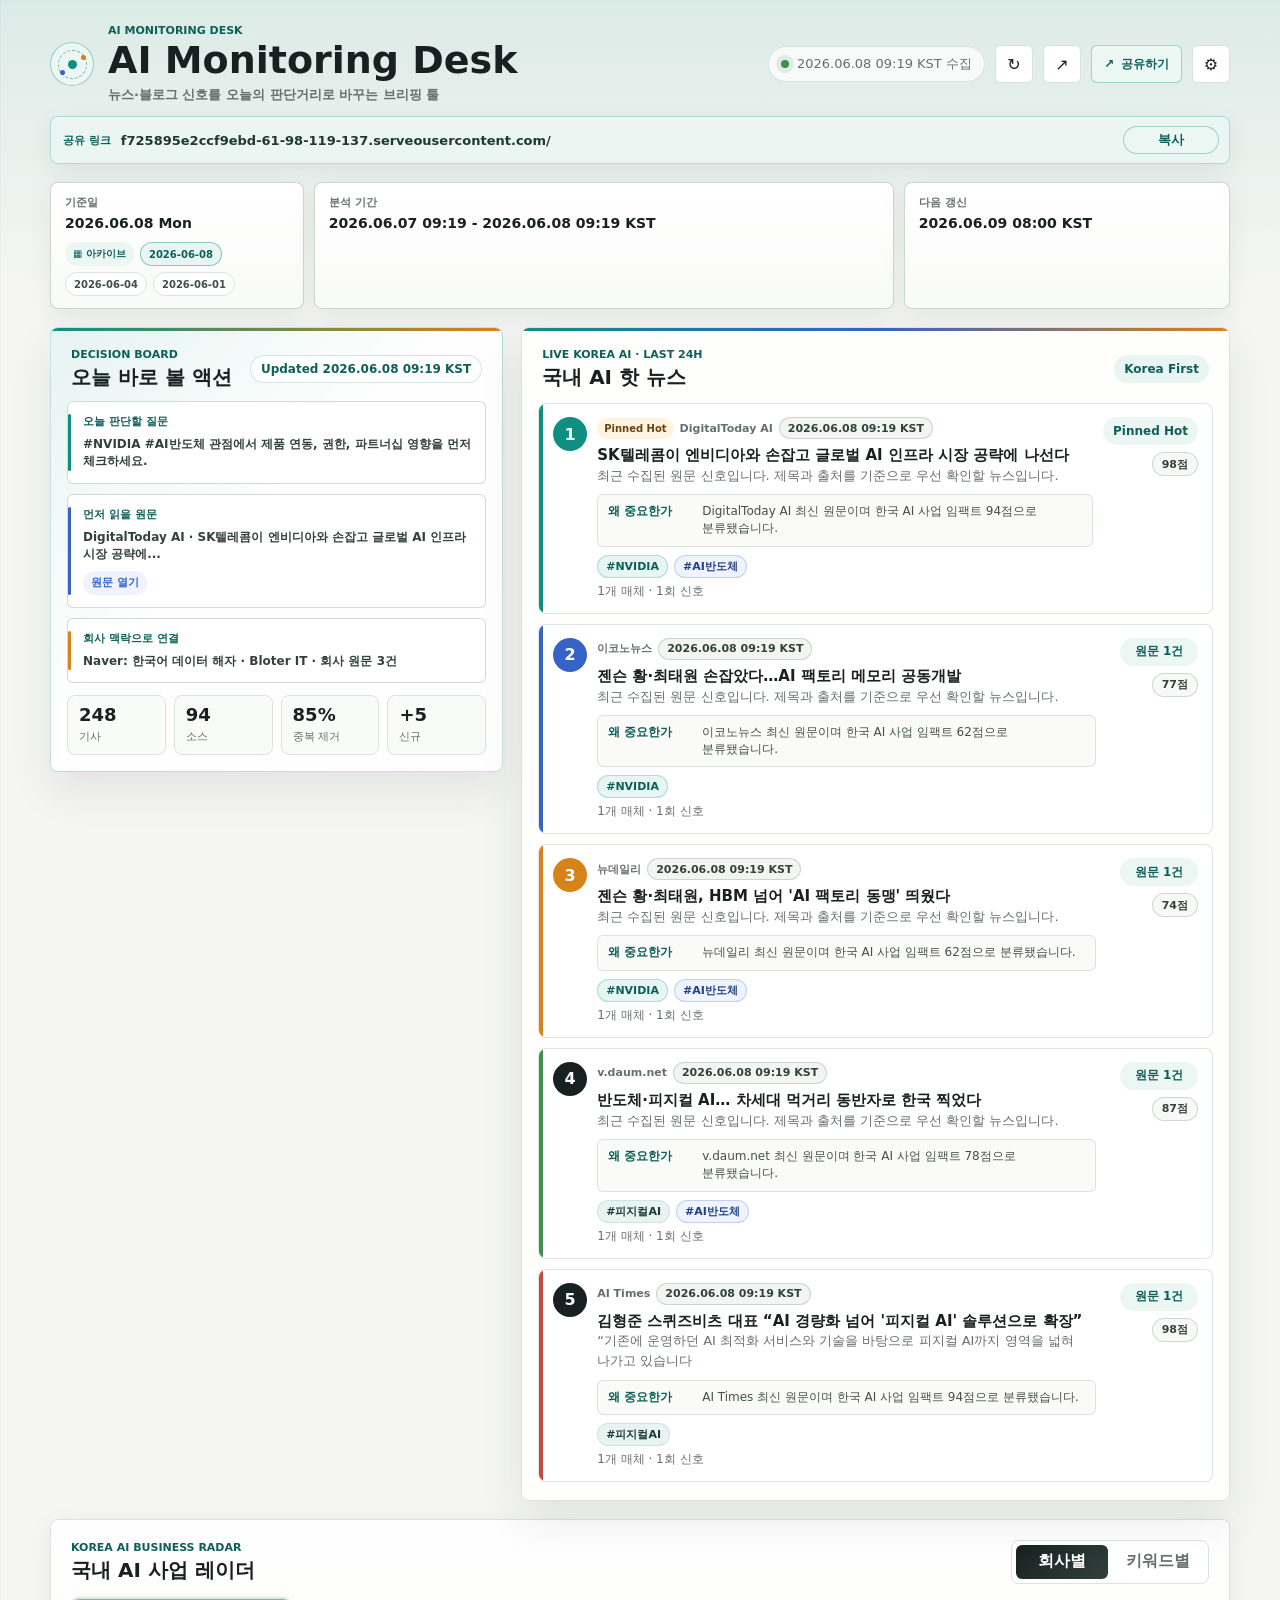
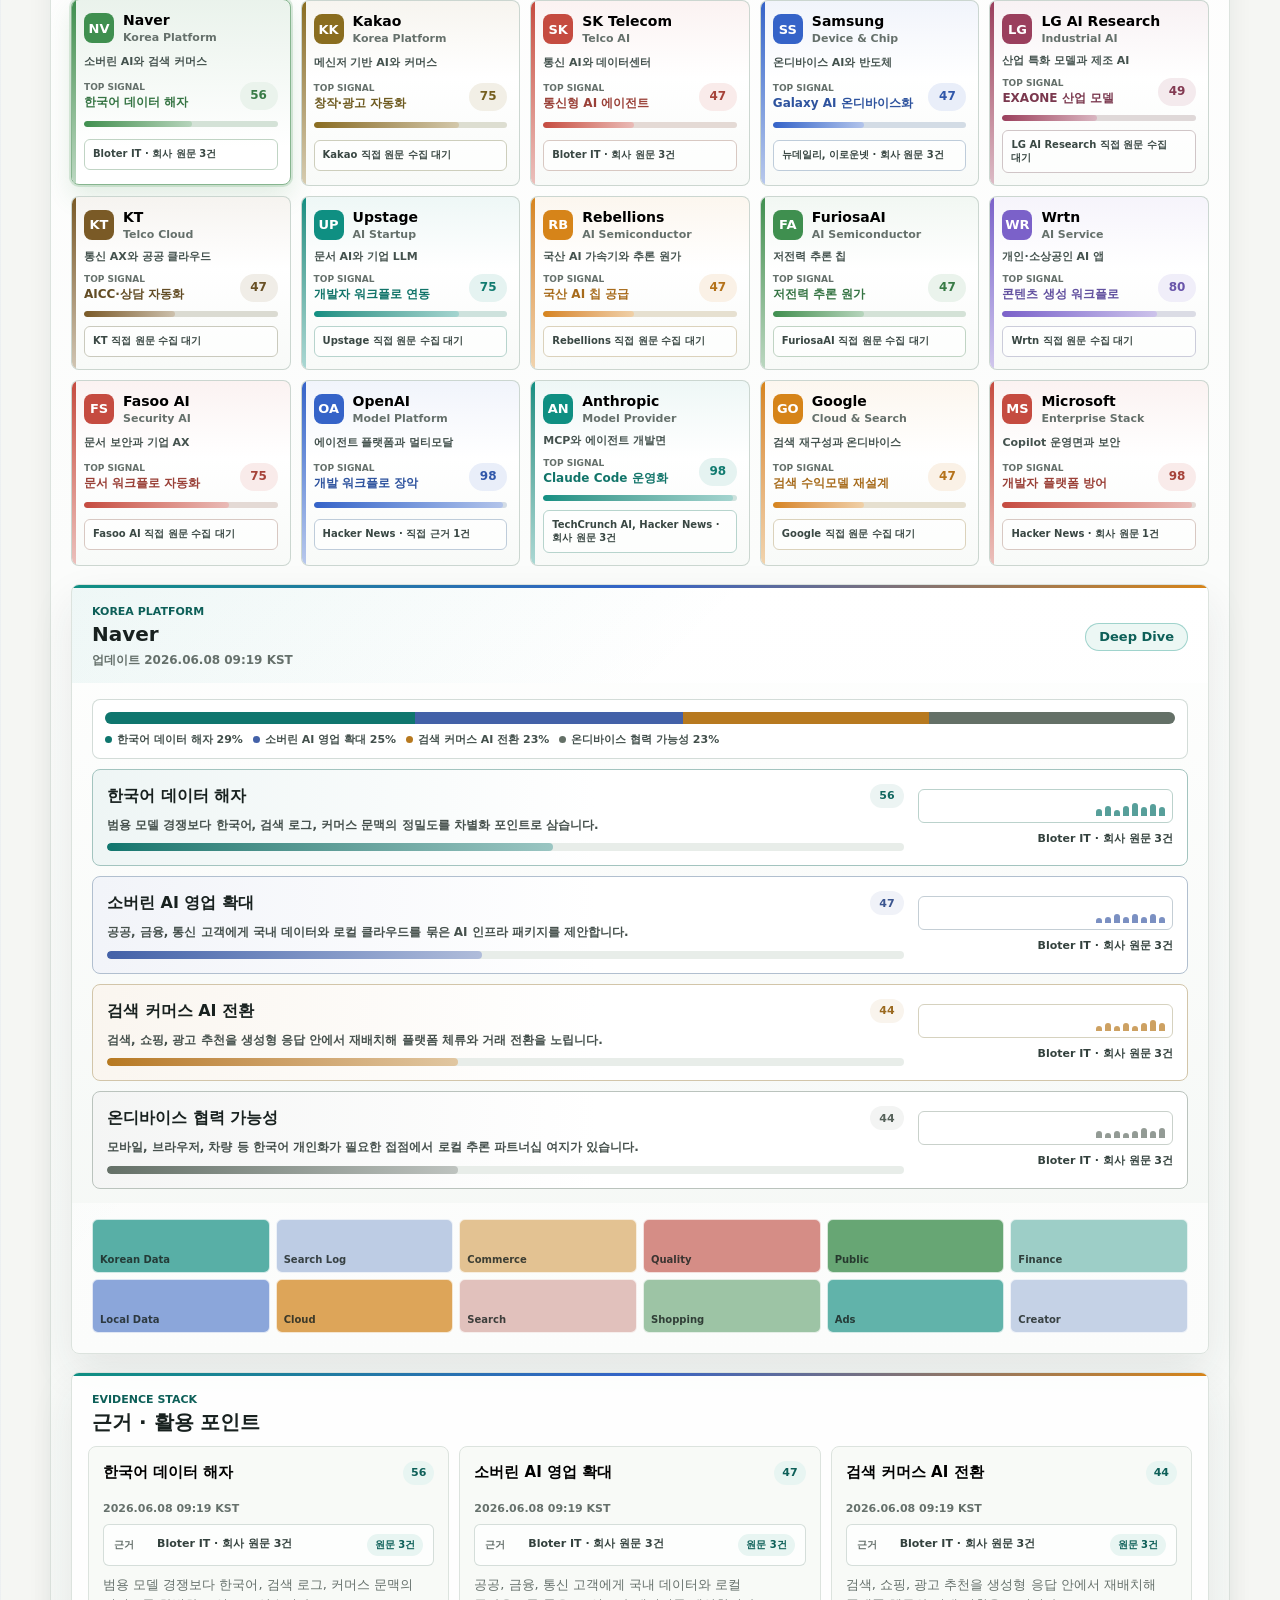
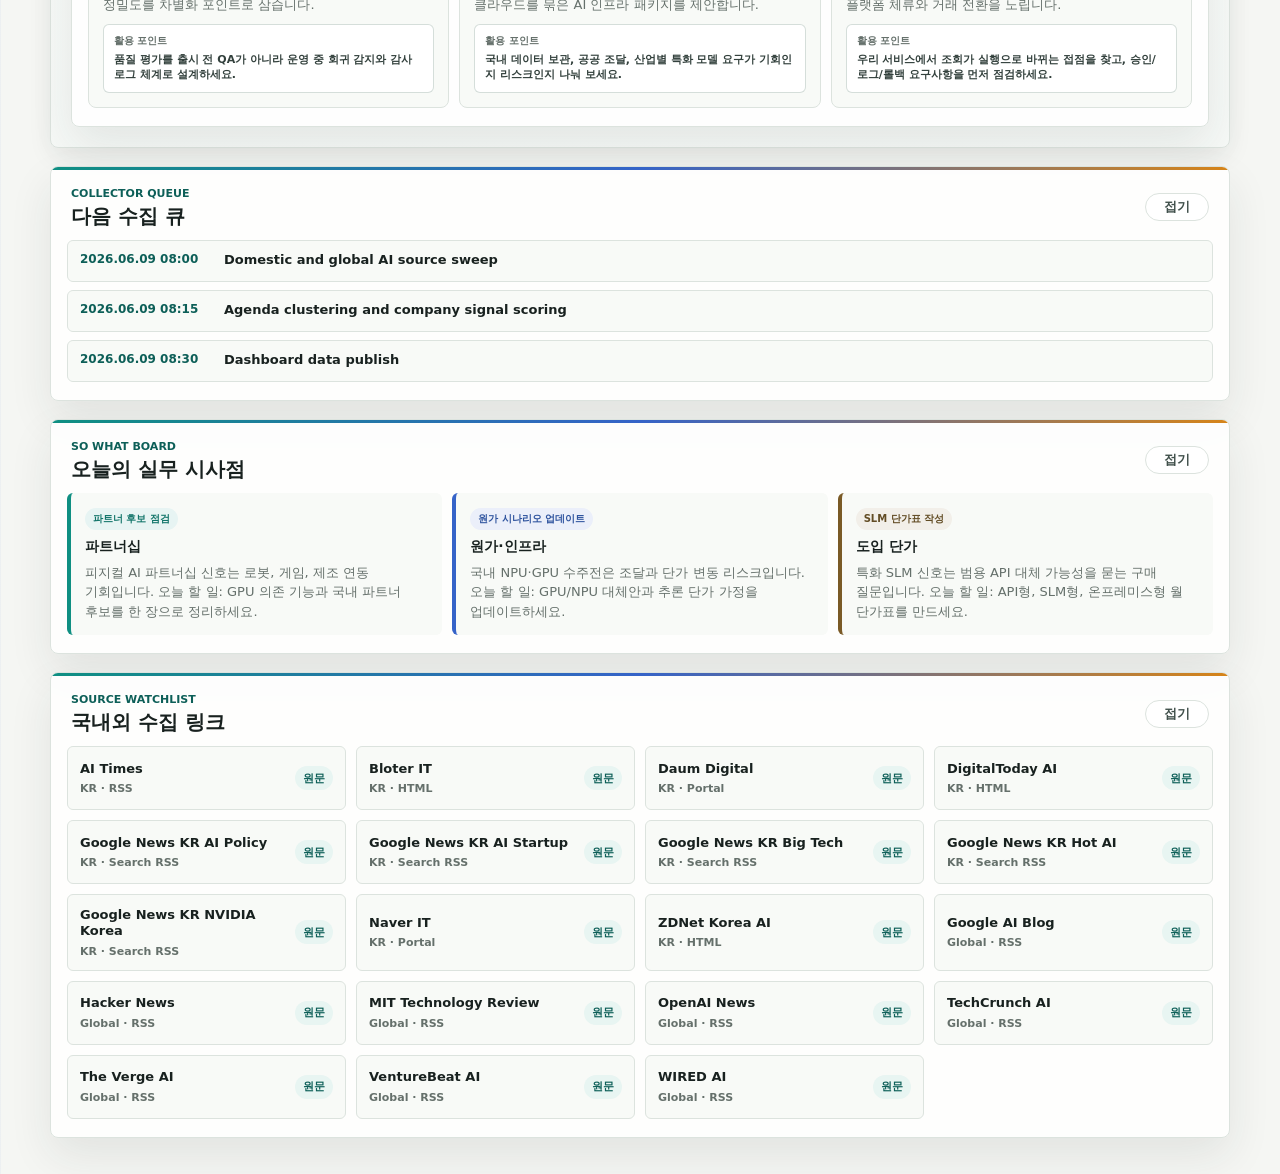
<file: ai-monitoring-desk-public-site/index.html>
<!doctype html>
<html lang="ko">
  <head>
    <meta charset="UTF-8" />
    <meta name="viewport" content="width=device-width, initial-scale=1.0" />
    <title>AI Monitoring Desk</title>
    <link rel="stylesheet" href="styles.css?v=202606041842" />
    <script src="agenda-data.js?v=202606041842"></script>
    <script>
      window.AI_MONITORING_DESK_PUBLIC_URL = "https://f725895e2ccf9ebd-61-98-119-137.serveousercontent.com/";
    </script>
    <script src="app.js?v=202606041842" defer></script>
  </head>
  <body>
    <div class="app-shell">
      <header class="topbar">
        <div class="brand-block">
          <span class="brand-mark" aria-hidden="true"></span>
          <div>
            <p class="eyebrow">AI Monitoring Desk</p>
            <h1>AI Monitoring Desk</h1>
            <p class="brand-subtitle">뉴스·블로그 신호를 오늘의 판단거리로 바꾸는 브리핑 툴</p>
          </div>
        </div>

        <div class="topbar-actions">
          <div class="sync-status" aria-live="polite">
            <span class="pulse-dot"></span>
            <span id="syncTime">2026.05.26 09:20 KST 수집</span>
          </div>
          <button class="icon-button" id="refreshButton" type="button" title="피드 새로고침" aria-label="피드 새로고침">
            <span aria-hidden="true">↻</span>
          </button>
          <button class="icon-button" id="shareButton" type="button" title="공유 링크 복사" aria-label="공유 링크 복사">
            <span aria-hidden="true">↗</span>
          </button>
          <button class="share-action-button" id="shareTextButton" type="button">
            <span aria-hidden="true">↗</span>
            <b>공유하기</b>
          </button>
          <button class="icon-button" type="button" title="수집 설정" aria-label="수집 설정">
            <span aria-hidden="true">⚙</span>
          </button>
        </div>
      </header>

      <div class="share-strip" id="shareStrip" hidden aria-label="외부 공유 링크">
        <span class="share-strip-label">공유 링크</span>
        <a id="publicShareLink" href="#" target="_blank" rel="noopener noreferrer"></a>
        <button class="small-action" id="copyPublicShareButton" type="button">복사</button>
      </div>

      <main>
        <section class="date-strip" id="dateStrip" aria-label="수집 기준일">
          <div>
            <span class="date-label">기준일</span>
            <b>2026.05.26 Tue</b>
          </div>
          <div>
            <span class="date-label">분석 기간</span>
            <b>2026.05.25 09:20 - 2026.05.26 09:20 KST</b>
          </div>
          <div>
            <span class="date-label">다음 갱신</span>
            <b>2026.05.26 10:00 KST</b>
          </div>
        </section>

        <section class="overview-grid" aria-label="오늘 액션과 주요 아젠다">
          <aside class="panel signal-panel" aria-label="수집 신호">
            <div class="panel-heading compact">
              <div>
                <p class="eyebrow">Decision Board</p>
                <h2>오늘 바로 볼 액션</h2>
              </div>
              <span class="freshness-chip" id="freshnessChip">Updated just now</span>
            </div>
            <div class="action-board" id="actionBoard" aria-label="뉴스 기반 액션"></div>
            <div class="metric-grid" id="metricGrid">
              <div class="metric-card">
                <span class="metric-value">386</span>
                <span class="metric-label">분석 기사</span>
              </div>
              <div class="metric-card">
                <span class="metric-value">42</span>
                <span class="metric-label">테크 블로그</span>
              </div>
              <div class="metric-card">
                <span class="metric-value">91%</span>
                <span class="metric-label">중복 제거율</span>
              </div>
              <div class="metric-card">
                <span class="metric-value">+18</span>
                <span class="metric-label">신규 의제</span>
              </div>
            </div>
            <div class="source-stack" id="sourceStack" aria-label="상위 소스">
              <div class="source-row">
                <span>The Verge</span>
                <b style="--w: 84%"></b>
              </div>
              <div class="source-row">
                <span>OpenAI Blog</span>
                <b style="--w: 73%"></b>
              </div>
              <div class="source-row">
                <span>Hacker News</span>
                <b style="--w: 66%"></b>
              </div>
            </div>
          </aside>

          <article class="panel hot-agenda-panel">
            <div class="panel-heading">
              <div>
                <p class="eyebrow">Live Korea AI · Last 24h</p>
                <h2>국내 AI 핫 뉴스</h2>
              </div>
              <span class="panel-chip">Korea First</span>
            </div>
            <ol class="hot-list" id="hotList"></ol>
          </article>
        </section>

        <section class="workspace-section">
          <div class="workspace-header">
            <div>
              <p class="eyebrow">Korea AI Business Radar</p>
              <h2>국내 AI 사업 레이더</h2>
            </div>
            <div class="segmented-control" role="tablist" aria-label="레이더 보기 전환">
              <button class="segment active" id="companyTab" type="button" role="tab" aria-selected="true" data-view="company">
                회사별
              </button>
              <button class="segment" id="keywordTab" type="button" role="tab" aria-selected="false" data-view="keyword">
                키워드별
              </button>
            </div>
          </div>

          <div class="view active" id="companyView" role="tabpanel" aria-labelledby="companyTab">
            <div class="company-strip" id="companyCards" aria-label="회사 선택"></div>

            <div class="radar-layout">
              <article class="panel radar-panel">
                <div class="panel-heading">
                  <div>
                    <p class="eyebrow" id="companySector">Model Provider</p>
                    <h2 id="companyName">Anthropic</h2>
                    <p class="panel-date" id="companyUpdated">업데이트 2026.05.26 09:10</p>
                  </div>
                  <button class="small-action" id="companyBriefButton" type="button">Deep Dive</button>
                </div>
                <div class="signal-stack" id="wordCloud" aria-label="회사별 추진 키워드 스택"></div>
                <div class="heatmap" id="companyHeatmap" aria-label="회사별 아젠다 히트맵"></div>
              </article>

              <aside class="panel detail-panel">
                <div class="panel-heading compact">
                  <div>
                    <p class="eyebrow">Evidence Stack</p>
                    <h2>근거 · 활용 포인트</h2>
                  </div>
                </div>
                <div class="stack-list" id="agendaStack"></div>
              </aside>
            </div>
          </div>

          <div class="view" id="keywordView" role="tabpanel" aria-labelledby="keywordTab">
            <div class="keyword-layout">
              <article class="panel keyword-map-panel">
                <div class="panel-heading">
                  <div>
                    <p class="eyebrow">Accumulated Attention</p>
                    <h2>키워드 맥락 맵</h2>
                  </div>
              <span class="panel-actions">
                <button class="small-action collapse-toggle" type="button" data-collapse-panel="keyword-map-panel">접기</button>
                <button class="small-action" id="keywordBriefButton" type="button">Deep Dive</button>
              </span>
            </div>
            <div class="keyword-map" id="keywordMap" aria-label="키워드별 시장 관심도"></div>
          </article>

              <aside class="panel timeline-panel">
                <div class="panel-heading compact">
                  <div>
                    <p class="eyebrow" id="timelineEyebrow">Agent</p>
                    <h2>관련 원문 타임라인</h2>
                    <p class="panel-date" id="timelineWindow">2026.05.26 기준 최신순</p>
                  </div>
                </div>
                <div class="timeline" id="timeline"></div>
              </aside>
            </div>
          </div>
        </section>

        <section class="lower-grid" aria-label="운영 현황">
          <article class="panel stream-panel collapsible-panel">
            <div class="panel-heading compact">
              <div>
                <p class="eyebrow">Collector Queue</p>
                <h2>다음 수집 큐</h2>
              </div>
              <button class="small-action collapse-toggle" type="button" data-collapse-panel="stream-panel">접기</button>
            </div>
            <div class="queue-list" id="queueList">
              <div><span>2026.05.26 10:00</span><b>AI infra earnings call transcript sweep</b></div>
              <div><span>2026.05.26 10:15</span><b>GitHub trending repos delta scan</b></div>
              <div><span>2026.05.26 10:30</span><b>Korean portal tech desk refresh</b></div>
            </div>
          </article>

          <article class="panel impact-panel collapsible-panel">
            <div class="panel-heading compact">
              <div>
                <p class="eyebrow">So What Board</p>
                <h2>오늘의 실무 시사점</h2>
              </div>
              <button class="small-action collapse-toggle" type="button" data-collapse-panel="impact-panel">접기</button>
            </div>
            <div class="impact-copy" id="impactCopy"></div>
          </article>

          <article class="panel source-link-panel collapsible-panel">
            <div class="panel-heading compact">
              <div>
                <p class="eyebrow">Source Watchlist</p>
                <h2>국내외 수집 링크</h2>
              </div>
              <button class="small-action collapse-toggle" type="button" data-collapse-panel="source-link-panel">접기</button>
            </div>
            <div class="source-links" id="sourceLinks"></div>
          </article>
        </section>
      </main>
    </div>

    <div class="modal-backdrop" id="modalBackdrop" hidden>
      <section class="brief-modal" role="dialog" aria-modal="true" aria-labelledby="modalTitle">
        <button class="icon-button modal-close" id="closeModal" type="button" title="닫기" aria-label="브리핑 닫기">
          <span aria-hidden="true">×</span>
        </button>
        <p class="eyebrow" id="modalEyebrow">Deep Dive</p>
        <h2 id="modalTitle"></h2>
        <p class="modal-date" id="modalDate">2026.05.26 09:20 KST</p>
        <div class="brief-lines" id="briefLines"></div>
        <div class="modal-hotness" id="modalHotness" hidden></div>
        <div class="modal-source-links" id="modalSourceLinks" hidden></div>
        <div class="brief-footer">
          <div>
            <span class="footer-label">관련 신호</span>
            <p id="modalSignals"></p>
          </div>
          <div class="modal-actions">
            <button class="small-action" id="shareBriefButton" type="button">공유하기</button>
            <button class="small-action" id="saveBriefButton" type="button">브리핑 저장</button>
          </div>
        </div>
      </section>
    </div>
  </body>
</html>
</file>
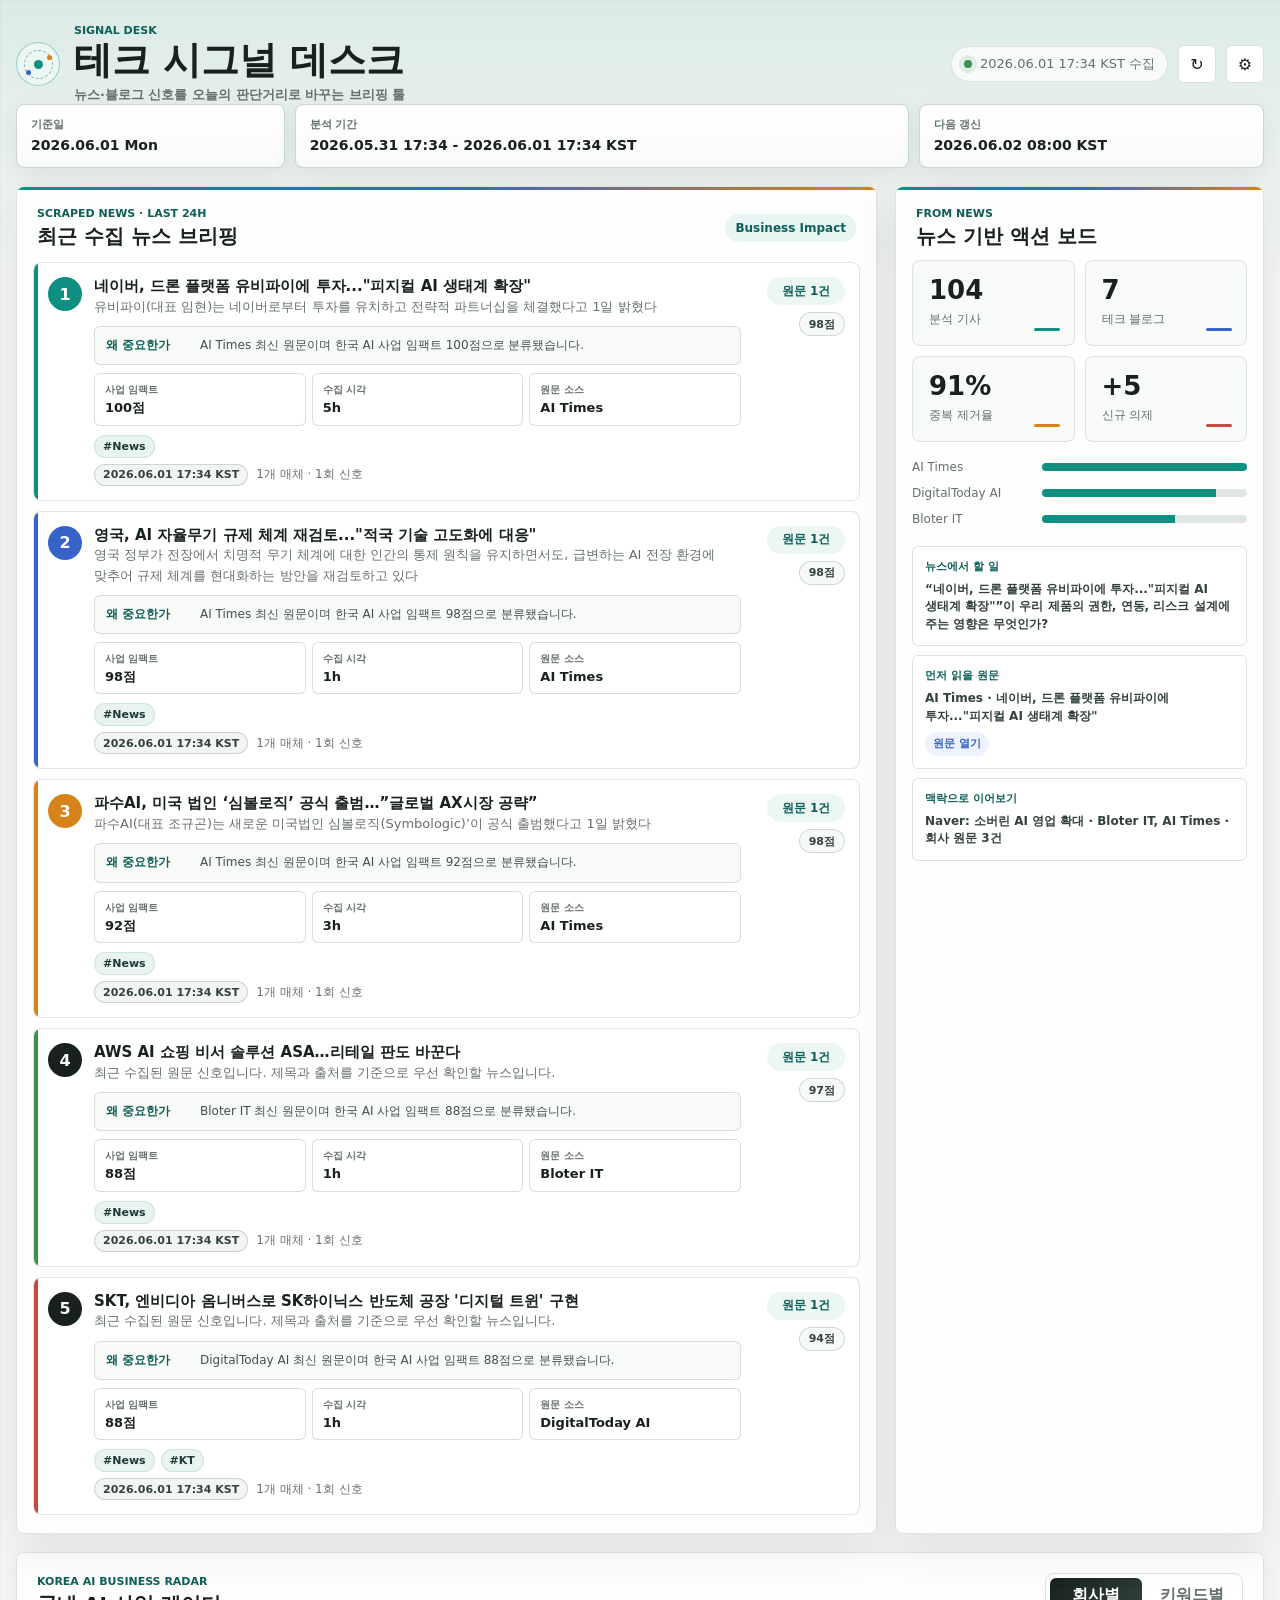
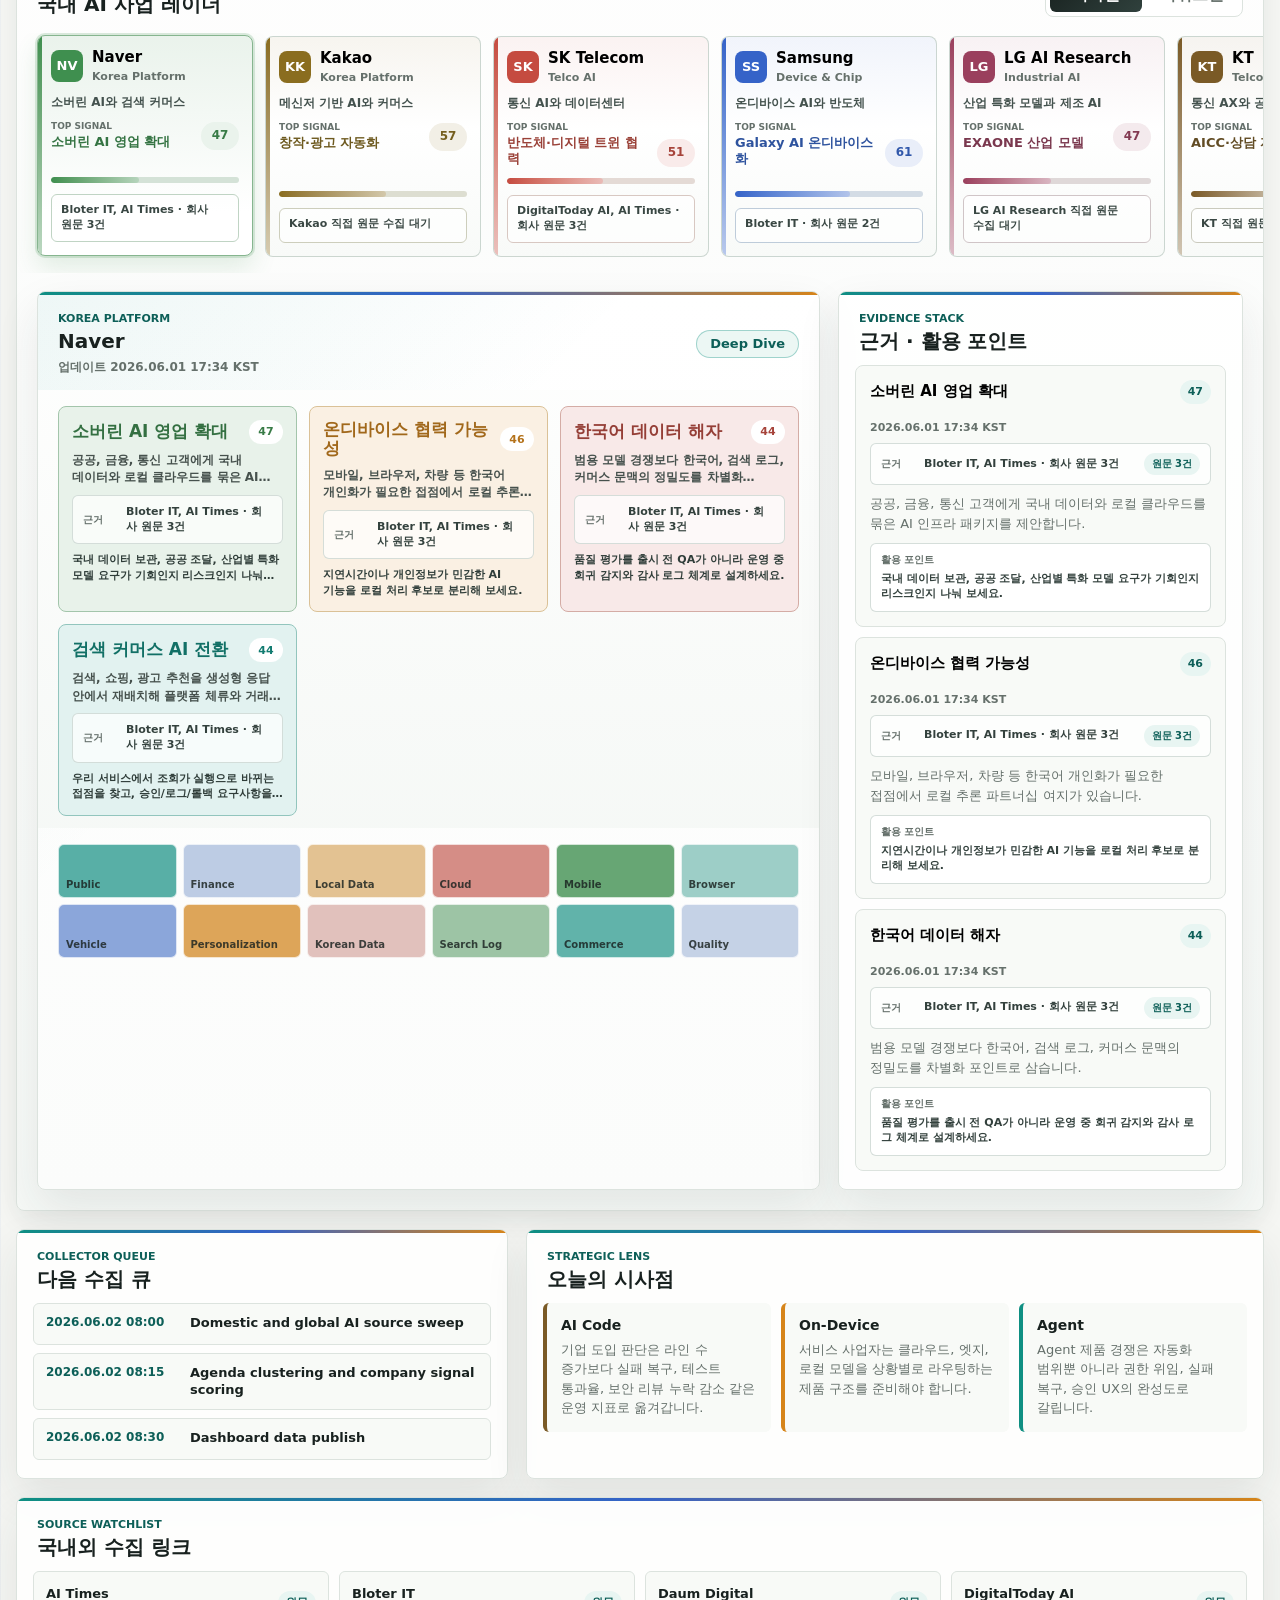
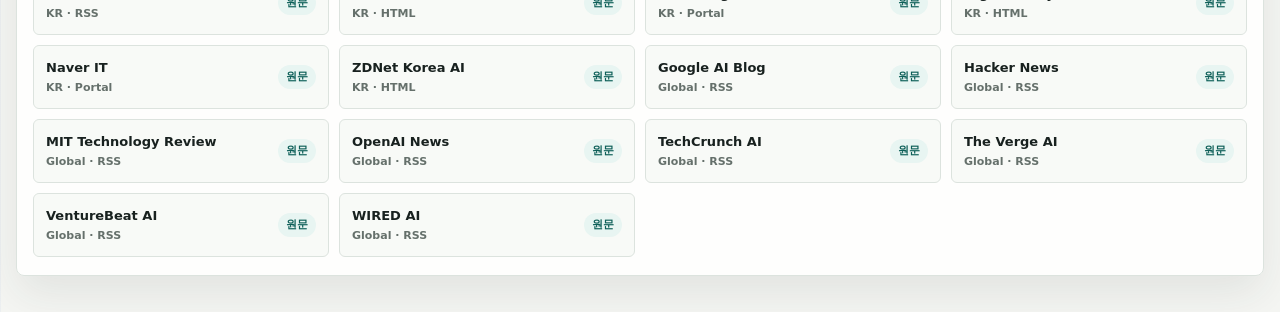
<file: signal-desk-review/index.html>
<!doctype html>
<html lang="ko">
  <head>
    <meta charset="UTF-8" />
    <meta name="viewport" content="width=device-width, initial-scale=1.0" />
    <title>테크 시그널 데스크 | Signal Desk</title>
    <link rel="stylesheet" href="styles.css" />
    <script src="agenda-data.js"></script>
    <script src="app.js" defer></script>
  </head>
  <body>
    <div class="app-shell">
      <header class="topbar">
        <div class="brand-block">
          <span class="brand-mark" aria-hidden="true"></span>
          <div>
            <p class="eyebrow">Signal Desk</p>
            <h1>테크 시그널 데스크</h1>
            <p class="brand-subtitle">뉴스·블로그 신호를 오늘의 판단거리로 바꾸는 브리핑 툴</p>
          </div>
        </div>

        <div class="topbar-actions">
          <div class="sync-status" aria-live="polite">
            <span class="pulse-dot"></span>
            <span id="syncTime">2026.05.26 09:20 KST 수집</span>
          </div>
          <button class="icon-button" id="refreshButton" type="button" title="피드 새로고침" aria-label="피드 새로고침">
            <span aria-hidden="true">↻</span>
          </button>
          <button class="icon-button" type="button" title="수집 설정" aria-label="수집 설정">
            <span aria-hidden="true">⚙</span>
          </button>
        </div>
      </header>

      <main>
        <section class="date-strip" id="dateStrip" aria-label="수집 기준일">
          <div>
            <span class="date-label">기준일</span>
            <b>2026.05.26 Tue</b>
          </div>
          <div>
            <span class="date-label">분석 기간</span>
            <b>2026.05.25 09:20 - 2026.05.26 09:20 KST</b>
          </div>
          <div>
            <span class="date-label">다음 갱신</span>
            <b>2026.05.26 10:00 KST</b>
          </div>
        </section>

        <section class="overview-grid" aria-label="최근 수집 뉴스 브리핑">
          <article class="panel hot-agenda-panel">
            <div class="panel-heading">
              <div>
                <p class="eyebrow">Scraped News · Last 24h</p>
                <h2>최근 수집 뉴스 브리핑</h2>
              </div>
              <span class="panel-chip">Business Impact</span>
            </div>
            <ol class="hot-list" id="hotList"></ol>
          </article>

          <aside class="panel signal-panel" aria-label="수집 신호">
            <div class="panel-heading compact">
              <div>
                <p class="eyebrow">From News</p>
                <h2>뉴스 기반 액션 보드</h2>
              </div>
            </div>
            <div class="metric-grid" id="metricGrid">
              <div class="metric-card">
                <span class="metric-value">386</span>
                <span class="metric-label">분석 기사</span>
              </div>
              <div class="metric-card">
                <span class="metric-value">42</span>
                <span class="metric-label">테크 블로그</span>
              </div>
              <div class="metric-card">
                <span class="metric-value">91%</span>
                <span class="metric-label">중복 제거율</span>
              </div>
              <div class="metric-card">
                <span class="metric-value">+18</span>
                <span class="metric-label">신규 의제</span>
              </div>
            </div>
            <div class="source-stack" id="sourceStack" aria-label="상위 소스">
              <div class="source-row">
                <span>The Verge</span>
                <b style="--w: 84%"></b>
              </div>
              <div class="source-row">
                <span>OpenAI Blog</span>
                <b style="--w: 73%"></b>
              </div>
              <div class="source-row">
                <span>Hacker News</span>
                <b style="--w: 66%"></b>
              </div>
            </div>
            <div class="action-board" id="actionBoard" aria-label="뉴스 기반 액션"></div>
          </aside>
        </section>

        <section class="workspace-section">
          <div class="workspace-header">
            <div>
              <p class="eyebrow">Korea AI Business Radar</p>
              <h2>국내 AI 사업 레이더</h2>
            </div>
            <div class="segmented-control" role="tablist" aria-label="레이더 보기 전환">
              <button class="segment active" id="companyTab" type="button" role="tab" aria-selected="true" data-view="company">
                회사별
              </button>
              <button class="segment" id="keywordTab" type="button" role="tab" aria-selected="false" data-view="keyword">
                키워드별
              </button>
            </div>
          </div>

          <div class="view active" id="companyView" role="tabpanel" aria-labelledby="companyTab">
            <div class="company-strip" id="companyCards" aria-label="회사 선택"></div>

            <div class="radar-layout">
              <article class="panel radar-panel">
                <div class="panel-heading">
                  <div>
                    <p class="eyebrow" id="companySector">Model Provider</p>
                    <h2 id="companyName">Anthropic</h2>
                    <p class="panel-date" id="companyUpdated">업데이트 2026.05.26 09:10</p>
                  </div>
                  <button class="small-action" id="companyBriefButton" type="button">Deep Dive</button>
                </div>
                <div class="cloud-wrap" id="wordCloud" aria-label="회사별 누적 아젠다"></div>
                <div class="heatmap" id="companyHeatmap" aria-label="회사별 아젠다 히트맵"></div>
              </article>

              <aside class="panel detail-panel">
                <div class="panel-heading compact">
                  <div>
                    <p class="eyebrow">Evidence Stack</p>
                    <h2>근거 · 활용 포인트</h2>
                  </div>
                </div>
                <div class="stack-list" id="agendaStack"></div>
              </aside>
            </div>
          </div>

          <div class="view" id="keywordView" role="tabpanel" aria-labelledby="keywordTab">
            <div class="keyword-layout">
              <article class="panel keyword-map-panel">
                <div class="panel-heading">
                  <div>
                    <p class="eyebrow">Accumulated Attention</p>
                    <h2>키워드 맥락 맵</h2>
                  </div>
                  <button class="small-action" id="keywordBriefButton" type="button">Deep Dive</button>
                </div>
                <div class="keyword-map" id="keywordMap" aria-label="키워드별 시장 관심도"></div>
              </article>

              <aside class="panel timeline-panel">
                <div class="panel-heading compact">
                  <div>
                    <p class="eyebrow" id="timelineEyebrow">Agent</p>
                    <h2>관련 원문 타임라인</h2>
                    <p class="panel-date" id="timelineWindow">2026.05.26 기준 최신순</p>
                  </div>
                </div>
                <div class="timeline" id="timeline"></div>
              </aside>
            </div>
          </div>
        </section>

        <section class="lower-grid" aria-label="운영 현황">
          <article class="panel stream-panel">
            <div class="panel-heading compact">
              <div>
                <p class="eyebrow">Collector Queue</p>
                <h2>다음 수집 큐</h2>
              </div>
            </div>
            <div class="queue-list" id="queueList">
              <div><span>2026.05.26 10:00</span><b>AI infra earnings call transcript sweep</b></div>
              <div><span>2026.05.26 10:15</span><b>GitHub trending repos delta scan</b></div>
              <div><span>2026.05.26 10:30</span><b>Korean portal tech desk refresh</b></div>
            </div>
          </article>

          <article class="panel impact-panel">
            <div class="panel-heading compact">
              <div>
                <p class="eyebrow">Strategic Lens</p>
                <h2>오늘의 시사점</h2>
              </div>
            </div>
            <div class="impact-copy" id="impactCopy"></div>
          </article>

          <article class="panel source-link-panel">
            <div class="panel-heading compact">
              <div>
                <p class="eyebrow">Source Watchlist</p>
                <h2>국내외 수집 링크</h2>
              </div>
            </div>
            <div class="source-links" id="sourceLinks"></div>
          </article>
        </section>
      </main>
    </div>

    <div class="modal-backdrop" id="modalBackdrop" hidden>
      <section class="brief-modal" role="dialog" aria-modal="true" aria-labelledby="modalTitle">
        <button class="icon-button modal-close" id="closeModal" type="button" title="닫기" aria-label="브리핑 닫기">
          <span aria-hidden="true">×</span>
        </button>
        <p class="eyebrow" id="modalEyebrow">Deep Dive</p>
        <h2 id="modalTitle"></h2>
        <p class="modal-date" id="modalDate">2026.05.26 09:20 KST</p>
        <div class="brief-lines" id="briefLines"></div>
        <div class="modal-hotness" id="modalHotness" hidden></div>
        <div class="modal-source-links" id="modalSourceLinks" hidden></div>
        <div class="brief-footer">
          <div>
            <span class="footer-label">관련 신호</span>
            <p id="modalSignals"></p>
          </div>
          <button class="small-action" id="saveBriefButton" type="button">브리핑 저장</button>
        </div>
      </section>
    </div>
  </body>
</html>
</file>
<file: ai-monitoring-desk-public-site/styles.css>
:root {
  color-scheme: light;
  --bg: #f5f6f3;
  --surface: #ffffff;
  --surface-soft: #f8faf7;
  --surface-tint: #eef6f2;
  --ink: #18211f;
  --muted: #65706b;
  --line: #dce3de;
  --line-strong: #c7d3cd;
  --teal: #0f8f82;
  --teal-deep: #0d5f58;
  --blue: #3563c8;
  --amber: #d68419;
  --red: #c54b40;
  --green: #3f8f4f;
  --shadow: 0 18px 44px rgba(35, 45, 42, 0.09);
  --shadow-soft: 0 8px 24px rgba(35, 45, 42, 0.07);
  --radius: 8px;
  --radius-sm: 6px;
  --space-1: 4px;
  --space-2: 8px;
  --space-3: 12px;
  --space-4: 16px;
  --space-5: 20px;
  --space-6: 24px;
  font-family:
    Inter, ui-sans-serif, system-ui, -apple-system, BlinkMacSystemFont, "Segoe UI",
    "Apple SD Gothic Neo", "Noto Sans KR", sans-serif;
}

* {
  box-sizing: border-box;
}

html {
  min-width: 320px;
  background: var(--bg);
}

body {
  margin: 0;
  min-height: 100vh;
  color: var(--ink);
  background:
    linear-gradient(180deg, rgba(15, 143, 130, 0.11) 0, transparent 285px),
    linear-gradient(90deg, rgba(53, 99, 200, 0.045) 0 1px, transparent 1px 72px),
    linear-gradient(180deg, rgba(15, 143, 130, 0.04) 0 1px, transparent 1px 72px),
    var(--bg);
}

button {
  font: inherit;
}

.app-shell {
  width: min(1180px, calc(100% - 32px));
  margin: 0 auto;
  padding: 24px 0 36px;
}

.topbar {
  display: flex;
  align-items: center;
  justify-content: space-between;
  gap: 20px;
  min-height: 72px;
}

.brand-block,
.topbar-actions,
.panel-heading,
.workspace-header,
.brief-footer {
  display: flex;
  align-items: center;
}

.brand-block {
  gap: 14px;
  min-width: 0;
}

.brand-mark {
  position: relative;
  display: inline-grid;
  flex: 0 0 auto;
  place-items: center;
  width: 44px;
  height: 44px;
  border: 1px solid rgba(15, 143, 130, 0.38);
  border-radius: 50%;
  background: #ecf7f4;
}

.brand-mark::before,
.brand-mark::after {
  position: absolute;
  content: "";
  border-radius: 50%;
}

.brand-mark::before {
  width: 27px;
  height: 27px;
  border: 1px dashed rgba(15, 95, 88, 0.48);
}

.brand-mark::after {
  width: 9px;
  height: 9px;
  background: var(--teal);
  box-shadow: 11px -7px 0 -2px var(--amber), -10px 8px 0 -2px var(--blue);
}

.eyebrow {
  margin: 0 0 4px;
  color: var(--teal-deep);
  font-size: 11px;
  font-weight: 800;
  letter-spacing: 0;
  text-transform: uppercase;
}

h1,
h2,
h3,
p {
  margin-top: 0;
}

h1 {
  margin-bottom: 0;
  font-size: clamp(26px, 3vw, 38px);
  line-height: 1.03;
}

.brand-subtitle {
  margin: 6px 0 0;
  color: var(--muted);
  font-size: 13px;
  font-weight: 700;
}

h2 {
  margin-bottom: 0;
  font-size: 20px;
  line-height: 1.2;
}

h3 {
  margin-bottom: 0;
  font-size: 15px;
  line-height: 1.32;
}

.topbar-actions {
  justify-content: flex-end;
  gap: 10px;
  flex-wrap: wrap;
}

.sync-status {
  display: inline-flex;
  align-items: center;
  gap: 8px;
  min-height: 36px;
  padding: 0 12px;
  border: 1px solid var(--line);
  border-radius: 999px;
  color: var(--muted);
  background: rgba(255, 255, 255, 0.75);
  font-size: 13px;
  white-space: nowrap;
}

.pulse-dot {
  width: 8px;
  height: 8px;
  border-radius: 50%;
  background: var(--green);
  box-shadow: 0 0 0 5px rgba(63, 143, 79, 0.13);
}

.pulse-dot.flash {
  animation: pulseFlash 800ms ease;
}

.icon-button,
.share-action-button,
.small-action,
.segment,
.company-card,
.hot-item,
.keyword-bubble,
.word,
.stack-item,
.timeline-item {
  cursor: pointer;
}

.icon-button {
  display: inline-grid;
  place-items: center;
  width: 38px;
  height: 38px;
  border: 1px solid var(--line);
  border-radius: var(--radius-sm);
  color: var(--ink);
  background: var(--surface);
  transition:
    transform 160ms ease,
    border-color 160ms ease,
    background 160ms ease;
}

.share-action-button {
  display: inline-flex;
  align-items: center;
  gap: 7px;
  min-height: 38px;
  padding: 0 12px;
  border: 1px solid rgba(15, 143, 130, 0.35);
  border-radius: var(--radius-sm);
  color: var(--teal-deep);
  background: #ecf7f4;
  font-size: 12px;
  font-weight: 900;
  white-space: nowrap;
}

.share-action-button:hover,
.share-action-button:focus-visible {
  border-color: rgba(15, 95, 88, 0.62);
  background: #dff1ed;
  outline: none;
  transform: translateY(-1px);
}

.share-action-button b {
  font: inherit;
}

.share-strip {
  display: flex;
  align-items: center;
  gap: 10px;
  min-height: 42px;
  margin: 12px 0 18px;
  padding: 9px 10px 9px 12px;
  border: 1px solid rgba(15, 143, 130, 0.26);
  border-radius: var(--radius);
  background: rgba(236, 247, 244, 0.82);
  box-shadow: var(--shadow-soft);
}

.share-strip[hidden] {
  display: none;
}

.share-strip-label {
  flex: 0 0 auto;
  color: var(--teal-deep);
  font-size: 11px;
  font-weight: 900;
  text-transform: uppercase;
  white-space: nowrap;
}

.share-strip a {
  flex: 1 1 auto;
  min-width: 0;
  color: #243632;
  font-size: 13px;
  font-weight: 800;
  overflow: hidden;
  text-decoration: none;
  text-overflow: ellipsis;
  white-space: nowrap;
}

.share-strip a:hover,
.share-strip a:focus-visible {
  color: var(--blue);
  outline: none;
}

.icon-button:hover,
.icon-button:focus-visible {
  border-color: rgba(15, 143, 130, 0.55);
  background: #ecf7f4;
  outline: none;
  transform: translateY(-1px);
}

main {
  display: grid;
  gap: 18px;
}

.date-strip {
  display: grid;
  grid-template-columns: 0.7fr 1.6fr 0.9fr;
  gap: 10px;
}

.date-strip div {
  min-height: 58px;
  padding: 12px 14px;
  border: 1px solid rgba(199, 211, 205, 0.9);
  border-radius: var(--radius);
  background:
    linear-gradient(180deg, rgba(255, 255, 255, 0.88), rgba(248, 250, 247, 0.88)),
    var(--surface);
  box-shadow: var(--shadow-soft);
}

.date-strip b,
.date-label {
  display: block;
}

.date-label {
  margin-bottom: 5px;
  color: var(--muted);
  font-size: 11px;
  font-weight: 850;
  text-transform: uppercase;
}

.date-strip b {
  font-size: 14px;
  line-height: 1.28;
  overflow-wrap: anywhere;
}

.history-picker {
  display: flex;
  align-items: center;
  flex-wrap: wrap;
  gap: 6px;
  margin-top: 9px;
}

.calendar-label {
  display: inline-flex;
  align-items: center;
  gap: 4px;
  min-height: 24px;
  padding: 0 8px;
  border-radius: 999px;
  background: #ecf7f4;
  color: var(--teal-deep);
  font-size: 10px;
  font-weight: 900;
}

.history-chip {
  min-height: 24px;
  padding: 0 8px;
  border: 1px solid var(--line);
  border-radius: 999px;
  color: #40504b;
  background: #ffffff;
  font-size: 10px;
  font-weight: 850;
  cursor: pointer;
}

.history-chip.active,
.history-chip:hover,
.history-chip:focus-visible {
  border-color: rgba(15, 143, 130, 0.45);
  color: var(--teal-deep);
  background: #e8f5f2;
  outline: none;
}

.overview-grid {
  display: grid;
  grid-template-columns: minmax(280px, 0.78fr) minmax(0, 1.22fr);
  align-items: start;
  gap: 18px;
}

.panel {
  position: relative;
  overflow: hidden;
  border: 1px solid var(--line);
  border-radius: var(--radius);
  background: rgba(255, 255, 255, 0.88);
  box-shadow: var(--shadow);
}

.panel::before {
  position: absolute;
  top: 0;
  right: 0;
  left: 0;
  height: 3px;
  background: linear-gradient(90deg, var(--teal), var(--blue), var(--amber));
  content: "";
}

.panel-heading {
  justify-content: space-between;
  gap: 16px;
  padding: 20px 20px 14px;
}

.panel-heading.compact {
  padding-bottom: 12px;
}

.panel-chip,
.small-action,
.rank-badge,
.signal-badge,
.tag-pill {
  display: inline-flex;
  align-items: center;
  justify-content: center;
  min-height: 28px;
  border-radius: 999px;
  white-space: nowrap;
}

.panel-chip {
  padding: 0 10px;
  color: var(--teal-deep);
  background: #e8f5f2;
  font-size: 12px;
  font-weight: 800;
}

.freshness-chip {
  display: inline-flex;
  align-items: center;
  min-height: 28px;
  padding: 0 10px;
  border: 1px solid rgba(15, 143, 130, 0.2);
  border-radius: 999px;
  color: var(--teal-deep);
  background: rgba(255, 255, 255, 0.82);
  font-size: 12px;
  font-weight: 850;
  white-space: nowrap;
}

.panel-date,
.modal-date {
  margin: 6px 0 0;
  color: var(--muted);
  font-size: 12px;
  font-weight: 750;
}

.hot-list {
  display: grid;
  gap: 10px;
  margin: 0;
  padding: 0 16px 18px;
  list-style: none;
}

.hot-item {
  position: relative;
  display: grid;
  grid-template-columns: auto minmax(0, 1fr) minmax(92px, auto);
  gap: 10px;
  align-items: start;
  width: 100%;
  padding: 13px 14px;
  border: 1px solid rgba(220, 227, 222, 0.9);
  border-radius: var(--radius);
  text-align: left;
  background: var(--surface);
  overflow: hidden;
  transition:
    transform 160ms ease,
    border-color 160ms ease,
    box-shadow 160ms ease;
}

.hot-item::before {
  position: absolute;
  top: 0;
  bottom: 0;
  left: 0;
  width: 4px;
  background: var(--agenda-color, var(--teal));
  content: "";
}

.hot-list li:nth-child(2) .hot-item::before {
  background: var(--blue);
}

.hot-list li:nth-child(3) .hot-item::before {
  background: var(--amber);
}

.hot-list li:nth-child(4) .hot-item::before {
  background: var(--green);
}

.hot-list li:nth-child(5) .hot-item::before {
  background: var(--red);
}

.hot-item:hover,
.hot-item:focus-visible {
  border-color: rgba(15, 143, 130, 0.55);
  box-shadow: 0 14px 32px rgba(15, 143, 130, 0.12);
  outline: none;
  transform: translateY(-1px);
}

.rank-badge {
  width: 34px;
  height: 34px;
  color: #ffffff;
  background: var(--ink);
  font-weight: 850;
}

.hot-list li:nth-child(1) .rank-badge {
  background: var(--teal);
}

.hot-list li:nth-child(2) .rank-badge {
  background: var(--blue);
}

.hot-list li:nth-child(3) .rank-badge {
  background: var(--amber);
}

.hot-copy {
  min-width: 0;
}

.hot-kicker {
  display: flex;
  align-items: center;
  flex-wrap: wrap;
  gap: 6px;
  margin-bottom: 7px;
  color: var(--muted);
  font-size: 11px;
  font-weight: 850;
}

.pin-badge {
  display: inline-flex;
  align-items: center;
  min-height: 21px;
  padding: 0 7px;
  border-radius: 999px;
  color: #6a420f;
  background: #fff4df;
  font-size: 10px;
  font-weight: 900;
}

.hot-copy h3 {
  display: -webkit-box;
  overflow: hidden;
  overflow-wrap: anywhere;
  word-break: break-all;
  -webkit-box-orient: vertical;
  -webkit-line-clamp: 2;
}

.hot-copy p,
.stack-item p,
.timeline-item p,
.brief-lines p {
  margin-bottom: 0;
  color: var(--muted);
  font-size: 13px;
  line-height: 1.55;
  word-break: keep-all;
  overflow-wrap: anywhere;
}

.hot-copy > p {
  display: -webkit-box;
  overflow: hidden;
  -webkit-box-orient: vertical;
  -webkit-line-clamp: 2;
}

.hot-reason {
  display: grid;
  grid-template-columns: 84px minmax(0, 1fr);
  gap: 10px;
  margin-top: 8px;
  padding: 8px 10px;
  border: 1px solid rgba(199, 211, 205, 0.58);
  border-radius: var(--radius-sm);
  background: rgba(248, 250, 247, 0.72);
}

.hot-reason b {
  color: var(--teal-deep);
  font-size: 12px;
  white-space: nowrap;
}

.hot-reason span {
  display: -webkit-box;
  overflow: hidden;
  color: #43504c;
  font-size: 12px;
  line-height: 1.45;
  word-break: keep-all;
  overflow-wrap: anywhere;
  -webkit-box-orient: vertical;
  -webkit-line-clamp: 2;
}

.hot-evidence {
  display: none;
  grid-template-columns: repeat(2, minmax(0, 1fr));
  gap: 6px;
  margin-top: 8px;
}

.hot-evidence span {
  display: grid;
  gap: 4px;
  min-height: 50px;
  padding: 9px 10px;
  border: 1px solid rgba(199, 211, 205, 0.72);
  border-radius: var(--radius-sm);
  background: #ffffff;
}

.hot-evidence b,
.hot-evidence em {
  display: block;
}

.hot-evidence b {
  color: var(--muted);
  font-size: 10px;
  font-weight: 850;
}

.hot-evidence em {
  color: var(--ink);
  font-size: 13px;
  font-style: normal;
  font-weight: 850;
  line-height: 1.1;
  overflow-wrap: anywhere;
}

.hot-tags {
  display: flex;
  flex-wrap: wrap;
  gap: 6px;
  margin-top: 8px;
}

.hot-tags em,
.hot-tag {
  display: inline-flex;
  align-items: center;
  min-height: 23px;
  padding: 0 8px;
  border: 1px solid rgba(15, 143, 130, 0.14);
  border-radius: 999px;
  color: #1c3936;
  background: #e9f4f1;
  font-size: 11px;
  font-style: normal;
  font-weight: 850;
}

.hot-tag[data-tag-type="action"] {
  border-color: rgba(214, 132, 25, 0.28);
  color: #6a420f;
  background: #fff4df;
}

.hot-tag[data-tag-type="tech"] {
  border-color: rgba(53, 99, 200, 0.24);
  color: #203f87;
  background: #eef3ff;
}

.hot-tag[data-tag-type="risk"] {
  border-color: rgba(197, 75, 64, 0.24);
  color: #8b2f28;
  background: #fff0ee;
}

.hot-tag[data-tag-type="company"] {
  border-color: rgba(15, 143, 130, 0.26);
  color: var(--teal-deep);
  background: #e6f6f2;
}

.hot-tag {
  cursor: pointer;
  transition:
    background 160ms ease,
    border-color 160ms ease,
    transform 160ms ease;
}

.hot-tag:hover,
.hot-tag:focus-visible {
  border-color: rgba(15, 143, 130, 0.46);
  background: #dff1ed;
  outline: none;
  transform: translateY(-1px);
}

.hot-meta {
  display: flex;
  align-items: center;
  flex-wrap: wrap;
  gap: 8px;
  margin-top: 5px;
  color: var(--muted);
  font-size: 12px;
}

.hot-origin {
  display: inline-flex;
  align-items: center;
  min-height: 22px;
  padding: 0 8px;
  border: 1px solid rgba(53, 99, 200, 0.24);
  border-radius: 999px;
  color: var(--blue);
  background: #eef3ff;
  font-size: 11px;
  font-weight: 850;
  text-decoration: none;
}

.hot-origin:hover,
.hot-origin:focus-visible {
  border-color: rgba(53, 99, 200, 0.55);
  outline: none;
}

.date-badge {
  display: inline-flex;
  align-items: center;
  min-height: 22px;
  padding: 0 8px;
  border: 1px solid rgba(199, 211, 205, 0.9);
  border-radius: 999px;
  color: #33413d;
  background: #f2f5f2;
  font-size: 11px;
  font-weight: 850;
  white-space: nowrap;
}

.signal-badge {
  min-width: 78px;
  padding: 0 10px;
  color: var(--teal-deep);
  background: #ecf7f4;
  font-size: 12px;
  font-weight: 800;
}

.hot-metrics {
  display: grid;
  justify-items: end;
  gap: 7px;
}

.score-badge {
  display: inline-flex;
  align-items: center;
  justify-content: center;
  min-height: 24px;
  padding: 0 9px;
  border: 1px solid rgba(199, 211, 205, 0.86);
  border-radius: 999px;
  color: #33413d;
  background: #f7f9f7;
  font-size: 11px;
  font-weight: 850;
  white-space: nowrap;
}

.signal-panel {
  display: grid;
  grid-template-columns: 1fr;
  border-color: rgba(15, 143, 130, 0.24);
  background:
    linear-gradient(135deg, rgba(15, 143, 130, 0.1), transparent 44%),
    rgba(255, 255, 255, 0.9);
}

.signal-panel .panel-heading {
  grid-column: 1 / -1;
}

.signal-panel::before {
  background: linear-gradient(90deg, var(--teal), var(--amber));
}

.metric-grid {
  display: grid;
  grid-template-columns: repeat(4, minmax(0, 1fr));
  gap: 8px;
  padding: 0 16px 16px;
}

.metric-card {
  position: relative;
  min-height: 50px;
  padding: 10px 11px;
  border: 1px solid var(--line);
  border-radius: var(--radius);
  background: rgba(248, 250, 247, 0.78);
}

.metric-card::after {
  display: none;
}

.metric-value,
.metric-label {
  display: block;
}

.metric-value {
  font-size: 18px;
  font-weight: 850;
  line-height: 1;
}

.metric-label {
  margin-top: 5px;
  color: var(--muted);
  font-size: 11px;
}

.source-stack {
  display: none;
  gap: 12px;
  padding: 18px 0 20px 16px;
}

.source-row {
  display: grid;
  grid-template-columns: 120px minmax(0, 1fr);
  gap: 10px;
  align-items: center;
  color: var(--muted);
  font-size: 12px;
}

.source-row b {
  display: block;
  height: 8px;
  border-radius: 999px;
  background:
    linear-gradient(90deg, var(--teal) var(--w), rgba(220, 227, 222, 0.7) var(--w)),
    rgba(220, 227, 222, 0.7);
}

.action-board {
  display: grid;
  gap: 10px;
  grid-column: auto;
  grid-row: auto;
  align-content: start;
  padding: 0 16px 12px;
}

.action-item {
  position: relative;
  display: grid;
  gap: 7px;
  padding: 12px 13px 12px 15px;
  border: 1px solid rgba(199, 211, 205, 0.82);
  border-radius: var(--radius-sm);
  background: #ffffff;
}

.action-item::before {
  position: absolute;
  inset: 12px auto 12px 0;
  width: 3px;
  border-radius: 999px;
  background: var(--teal);
  content: "";
}

.action-item:nth-child(2)::before {
  background: var(--blue);
}

.action-item:nth-child(3)::before {
  background: var(--amber);
}

.action-item b {
  color: var(--teal-deep);
  font-size: 11px;
  font-weight: 850;
  min-width: 0;
}

.action-item p {
  display: -webkit-box;
  overflow: hidden;
  min-width: 0;
  margin: 0;
  color: #33413d;
  font-size: 12px;
  font-weight: 750;
  line-height: 1.45;
  word-break: break-all;
  overflow-wrap: anywhere;
  -webkit-box-orient: vertical;
  -webkit-line-clamp: 2;
}

.action-item a {
  justify-self: start;
  display: inline-flex;
  align-items: center;
  min-height: 24px;
  padding: 0 8px;
  border-radius: 999px;
  color: var(--blue);
  background: #eef3ff;
  font-size: 11px;
  font-weight: 850;
  text-decoration: none;
}

.action-item a:hover,
.action-item a:focus-visible {
  outline: 1px solid rgba(53, 99, 200, 0.42);
  outline-offset: 2px;
}

.workspace-section {
  padding: 20px;
  border: 1px solid var(--line);
  border-radius: var(--radius);
  background:
    linear-gradient(180deg, rgba(255, 255, 255, 0.7), rgba(244, 248, 245, 0.72)),
    rgba(255, 255, 255, 0.62);
  box-shadow: var(--shadow-soft);
}

.workspace-header {
  justify-content: space-between;
  gap: 16px;
  margin-bottom: 16px;
}

.segmented-control {
  display: inline-grid;
  grid-template-columns: repeat(2, minmax(88px, 1fr));
  gap: 4px;
  padding: 4px;
  border: 1px solid var(--line);
  border-radius: var(--radius);
  background: var(--surface);
}

.segment {
  min-height: 34px;
  padding: 0 14px;
  border: 0;
  border-radius: var(--radius-sm);
  color: var(--muted);
  background: transparent;
  font-weight: 800;
}

.segment.active {
  color: #ffffff;
  background: linear-gradient(135deg, var(--ink), #30413d);
}

.view {
  display: none;
}

.view.active {
  display: block;
}

.company-strip {
  display: grid;
  grid-template-columns: repeat(auto-fit, minmax(208px, 1fr));
  gap: 10px;
  margin: 0 0 18px;
  padding: 0;
}

.company-card {
  position: relative;
  display: grid;
  gap: 9px;
  min-height: 138px;
  padding: 12px;
  border: 1px solid rgba(199, 211, 205, 0.9);
  border-radius: var(--radius);
  text-align: left;
  background:
    linear-gradient(180deg, color-mix(in srgb, var(--company-color) 7%, #ffffff), #ffffff 42%, #f8faf8),
    var(--surface);
  overflow: hidden;
  transition:
    transform 160ms ease,
    border-color 160ms ease,
    background 160ms ease,
    box-shadow 160ms ease;
}

.company-card::before {
  position: absolute;
  inset: 0 auto 0 0;
  width: 4px;
  background: linear-gradient(180deg, var(--company-color), color-mix(in srgb, var(--company-color) 35%, #ffffff));
  content: "";
}

.company-card:hover,
.company-card:focus-visible,
.company-card.active {
  border-color: color-mix(in srgb, var(--company-color) 55%, var(--line));
  background:
    linear-gradient(180deg, color-mix(in srgb, var(--company-color) 11%, #ffffff), #ffffff 80%),
    #ffffff;
  box-shadow: 0 12px 24px color-mix(in srgb, var(--company-color) 12%, transparent);
  outline: none;
  transform: translateY(-1px);
}

.company-card.active {
  box-shadow:
    0 0 0 2px color-mix(in srgb, var(--company-color) 18%, transparent),
    0 12px 24px color-mix(in srgb, var(--company-color) 14%, transparent);
}

.company-card-head {
  display: flex;
  align-items: center;
  gap: 9px;
  min-width: 0;
}

.company-card .company-logo {
  display: inline-grid;
  flex: 0 0 auto;
  place-items: center;
  width: 30px;
  height: 30px;
  border-radius: 8px;
  color: #ffffff;
  background: var(--company-color);
  font-size: 13px;
  font-weight: 850;
}

.company-card b {
  display: block;
  font-size: 14px;
  line-height: 1.15;
  overflow-wrap: anywhere;
}

.company-card-head em {
  display: block;
  margin-top: 3px;
  color: var(--muted);
  font-size: 11px;
  font-style: normal;
  font-weight: 850;
}

.company-focus,
.company-proof {
  display: block;
  line-height: 1.35;
  word-break: keep-all;
  overflow-wrap: anywhere;
}

.company-focus {
  color: #44524e;
  font-size: 11px;
  font-weight: 800;
}

.company-card-foot {
  display: flex;
  align-items: end;
  justify-content: space-between;
  gap: 10px;
  min-width: 0;
}

.company-card-foot span {
  display: grid;
  gap: 3px;
  min-width: 0;
}

.company-card-foot em {
  color: var(--muted);
  font-size: 9px;
  font-style: normal;
  font-weight: 900;
  letter-spacing: 0;
  text-transform: uppercase;
}

.company-card-foot strong {
  color: color-mix(in srgb, var(--company-color) 75%, var(--ink));
  font-size: 12px;
  line-height: 1.25;
  overflow-wrap: anywhere;
}

.company-card-foot b {
  display: inline-flex;
  flex: 0 0 auto;
  align-items: center;
  justify-content: center;
  min-width: 38px;
  min-height: 28px;
  padding: 0 8px;
  border-radius: 999px;
  color: color-mix(in srgb, var(--company-color) 82%, var(--ink));
  background: color-mix(in srgb, var(--company-color) 11%, #ffffff);
  font-size: 12px;
  font-weight: 900;
}

.company-meter {
  display: block;
  height: 6px;
  border-radius: 999px;
  background: color-mix(in srgb, var(--company-color) 12%, #e8ede9);
  overflow: hidden;
}

.company-meter i {
  display: block;
  height: 100%;
  border-radius: inherit;
  background: linear-gradient(90deg, var(--company-color), color-mix(in srgb, var(--company-color) 38%, #ffffff));
}

.company-proof {
  min-height: 31px;
  padding: 7px 8px;
  border: 1px solid color-mix(in srgb, var(--company-color) 18%, var(--line));
  border-radius: var(--radius-sm);
  color: #394743;
  background: rgba(255, 255, 255, 0.74);
  font-size: 10px;
  font-weight: 850;
}

.radar-layout,
.keyword-layout,
.lower-grid {
  display: grid;
  gap: 18px;
}

.radar-layout {
  grid-template-columns: minmax(0, 1fr);
}

.radar-panel {
  background:
    linear-gradient(135deg, rgba(15, 143, 130, 0.07), transparent 36%),
    linear-gradient(180deg, #ffffff, #fbfcfb);
}

.small-action {
  min-width: 96px;
  padding: 0 13px;
  border: 1px solid rgba(15, 143, 130, 0.35);
  color: var(--teal-deep);
  background: #ecf7f4;
  font-size: 13px;
  font-weight: 850;
  transition:
    background 160ms ease,
    border-color 160ms ease,
    transform 160ms ease;
}

.panel-actions,
.modal-actions {
  display: inline-flex;
  align-items: center;
  gap: 8px;
  flex-wrap: wrap;
  justify-content: flex-end;
}

.collapse-toggle {
  min-width: 64px;
  color: #40504b;
  border-color: var(--line);
  background: #ffffff;
}

.collapsible-panel.is-collapsed .queue-list,
.collapsible-panel.is-collapsed .impact-copy,
.collapsible-panel.is-collapsed .source-links,
.keyword-map-panel.is-collapsed .keyword-map {
  display: none;
}

.small-action:hover,
.small-action:focus-visible {
  border-color: rgba(15, 95, 88, 0.65);
  background: #dff1ed;
  outline: none;
  transform: translateY(-1px);
}

.signal-stack {
  display: grid;
  gap: 10px;
  min-height: 246px;
  padding: 16px 20px 14px;
  background:
    linear-gradient(180deg, rgba(255, 255, 255, 0.72), rgba(245, 248, 246, 0.72)),
    var(--surface-soft);
}

.focus-distribution {
  display: grid;
  gap: 9px;
  padding: 12px;
  border: 1px solid rgba(199, 211, 205, 0.78);
  border-radius: var(--radius);
  background: rgba(255, 255, 255, 0.76);
}

.distribution-bars {
  display: flex;
  height: 12px;
  border-radius: 999px;
  background: #e8ede9;
  overflow: hidden;
}

.distribution-bars i {
  flex: 0 0 var(--share);
  min-width: 18px;
  background: var(--segment-color);
}

.distribution-legend {
  display: flex;
  flex-wrap: wrap;
  gap: 7px 10px;
}

.distribution-legend em {
  display: inline-flex;
  align-items: center;
  gap: 5px;
  color: #43504c;
  font-size: 11px;
  font-style: normal;
  font-weight: 850;
  line-height: 1.2;
}

.distribution-legend b {
  width: 7px;
  height: 7px;
  border-radius: 50%;
  background: var(--segment-color);
}

.signal-row {
  display: grid;
  grid-template-columns: minmax(0, 1fr) minmax(132px, 0.32fr);
  gap: 14px;
  align-items: center;
  min-height: 94px;
  padding: 14px;
  border: 1px solid color-mix(in srgb, var(--signal-color) 28%, var(--line));
  border-radius: var(--radius);
  color: color-mix(in srgb, var(--signal-color) 66%, var(--ink));
  background:
    linear-gradient(90deg, color-mix(in srgb, var(--signal-color) 7%, #ffffff), #ffffff 46%),
    var(--surface);
  text-align: left;
  transition:
    border-color 160ms ease,
    transform 160ms ease,
    box-shadow 160ms ease;
}

.signal-row:hover,
.signal-row:focus-visible {
  border-color: color-mix(in srgb, var(--signal-color) 55%, var(--line));
  box-shadow: 0 12px 24px color-mix(in srgb, var(--signal-color) 14%, transparent);
  outline: none;
  transform: translateY(-1px);
}

.signal-main,
.signal-side {
  display: grid;
  gap: 9px;
  min-width: 0;
}

.signal-title {
  display: flex;
  align-items: center;
  justify-content: space-between;
  gap: 10px;
}

.signal-title b {
  color: var(--ink);
  font-size: 16px;
  font-weight: 850;
  line-height: 1.15;
  overflow-wrap: anywhere;
}

.signal-title em {
  display: inline-flex;
  flex: 0 0 auto;
  align-items: center;
  justify-content: center;
  min-width: 34px;
  min-height: 24px;
  padding: 0 8px;
  border-radius: 999px;
  color: color-mix(in srgb, var(--signal-color) 82%, var(--ink));
  background: color-mix(in srgb, var(--signal-color) 8%, #ffffff);
  font-size: 11px;
  font-style: normal;
  font-weight: 900;
}

.signal-desc {
  display: -webkit-box;
  overflow: hidden;
  color: #46514d;
  font-size: 12px;
  font-weight: 750;
  line-height: 1.45;
  word-break: keep-all;
  overflow-wrap: anywhere;
  -webkit-box-orient: vertical;
  -webkit-line-clamp: 2;
}

.signal-meter {
  display: block;
  height: 8px;
  border-radius: 999px;
  background: #e8ede9;
  overflow: hidden;
}

.signal-meter i {
  display: block;
  width: var(--signal-width);
  height: 100%;
  border-radius: inherit;
  background: linear-gradient(90deg, var(--signal-color), color-mix(in srgb, var(--signal-color) 42%, #ffffff));
}

.sparkline {
  display: flex;
  align-items: end;
  justify-content: flex-end;
  gap: 3px;
  height: 34px;
  padding: 6px 7px;
  border: 1px solid color-mix(in srgb, var(--signal-color) 16%, var(--line));
  border-radius: var(--radius-sm);
  background: rgba(255, 255, 255, 0.72);
}

.sparkline i {
  width: 6px;
  min-height: 5px;
  border-radius: 999px 999px 0 0;
  background: color-mix(in srgb, var(--signal-color) 70%, #ffffff);
}

.signal-proof {
  display: block;
  color: #33413d;
  font-size: 11px;
  font-weight: 850;
  line-height: 1.35;
  text-align: right;
  word-break: keep-all;
  overflow-wrap: anywhere;
}

.word-source,
.stack-source,
.stack-action {
  display: grid;
  gap: 5px;
  padding: 9px 10px;
  border: 1px solid rgba(199, 211, 205, 0.74);
  border-radius: var(--radius-sm);
  background: rgba(255, 255, 255, 0.72);
}

.word-source {
  grid-template-columns: 38px minmax(0, 1fr);
  align-items: center;
}

.word-source b,
.stack-source b,
.stack-action b {
  color: var(--muted);
  font-size: 10px;
  font-weight: 850;
}

.word-source em,
.stack-source em,
.stack-action em {
  color: #33413d;
  font-size: 11px;
  font-style: normal;
  font-weight: 800;
  line-height: 1.35;
  overflow-wrap: anywhere;
}

.word-action {
  display: -webkit-box;
  overflow: hidden;
  color: #2f3d39;
  font-size: 11px;
  font-weight: 800;
  line-height: 1.4;
  word-break: keep-all;
  overflow-wrap: anywhere;
  -webkit-box-orient: vertical;
  -webkit-line-clamp: 2;
}

.heatmap {
  display: grid;
  grid-template-columns: repeat(6, minmax(48px, 1fr));
  gap: 6px;
  padding: 16px 20px 20px;
}

.heat-cell {
  position: relative;
  min-height: 54px;
  border: 1px solid rgba(255, 255, 255, 0.72);
  border-radius: var(--radius-sm);
  background: color-mix(in srgb, var(--cell-color) var(--intensity), #edf1ee);
}

.heat-cell span {
  position: absolute;
  left: 7px;
  bottom: 6px;
  max-width: calc(100% - 14px);
  color: rgba(24, 33, 31, 0.82);
  font-size: 10px;
  font-weight: 800;
  line-height: 1.15;
  overflow-wrap: anywhere;
}

.stack-list {
  display: grid;
  grid-template-columns: repeat(3, minmax(0, 1fr));
  gap: 10px;
  padding: 0 16px 18px;
}

.stack-item {
  display: grid;
  gap: 9px;
  padding: 14px;
  border: 1px solid var(--line);
  border-radius: var(--radius);
  text-align: left;
  background: var(--surface-soft);
}

.stack-item:hover,
.stack-item:focus-visible {
  border-color: rgba(15, 143, 130, 0.55);
  outline: none;
}

.stack-top {
  display: flex;
  align-items: center;
  justify-content: space-between;
  gap: 10px;
  margin-bottom: 8px;
}

.tag-pill {
  min-height: 24px;
  padding: 0 8px;
  color: var(--teal-deep);
  background: #e8f5f2;
  font-size: 11px;
  font-weight: 850;
}

.stack-date {
  display: inline-flex;
  color: var(--muted);
  font-size: 11px;
  font-weight: 850;
}

.stack-source {
  grid-template-columns: 38px minmax(0, 1fr) auto;
  align-items: center;
}

.stack-source strong {
  display: inline-flex;
  align-items: center;
  justify-content: center;
  min-height: 22px;
  padding: 0 8px;
  border-radius: 999px;
  color: var(--teal-deep);
  background: #e8f5f2;
  font-size: 10px;
  font-weight: 850;
  white-space: nowrap;
}

.stack-action {
  background: #ffffff;
}

.keyword-layout {
  grid-template-columns: minmax(0, 1fr);
}

.keyword-map {
  display: grid;
  grid-template-columns: repeat(4, minmax(0, 1fr));
  gap: 12px;
  min-height: auto;
  padding: 0 20px 20px;
}

.keyword-bubble {
  position: relative;
  min-height: 122px;
  padding: 15px;
  border: 1px solid var(--line);
  border-radius: var(--radius);
  text-align: left;
  background:
    linear-gradient(180deg, color-mix(in srgb, var(--keyword-color) 14%, #ffffff), #ffffff 78%),
    #ffffff;
  box-shadow: inset 0 -22px 42px rgba(24, 33, 31, 0.025);
  transition:
    border-color 160ms ease,
    transform 160ms ease;
}

.keyword-bubble::after {
  position: absolute;
  top: 13px;
  right: 13px;
  width: 8px;
  height: 8px;
  border-radius: 50%;
  background: var(--keyword-color);
  box-shadow: 0 0 0 5px color-mix(in srgb, var(--keyword-color) 12%, transparent);
  content: "";
}

.keyword-bubble:hover,
.keyword-bubble:focus-visible,
.keyword-bubble.active {
  border-color: color-mix(in srgb, var(--keyword-color) 58%, var(--line));
  outline: none;
  transform: translateY(-1px);
}

.keyword-bubble.hash-focus {
  box-shadow:
    0 0 0 3px color-mix(in srgb, var(--keyword-color) 18%, transparent),
    0 16px 28px color-mix(in srgb, var(--keyword-color) 18%, transparent);
  animation: keywordFocus 1400ms ease;
}

.keyword-bubble b {
  display: block;
  font-size: var(--bubble-size);
  line-height: 1.05;
  overflow-wrap: anywhere;
}

.keyword-bubble span {
  display: block;
  margin-top: 10px;
  color: var(--muted);
  font-size: 12px;
  line-height: 1.4;
}

.keyword-score {
  position: absolute;
  right: 12px;
  bottom: 12px;
  color: color-mix(in srgb, var(--keyword-color) 82%, var(--ink));
  font-size: 24px;
  font-weight: 850;
}

.timeline {
  display: grid;
  gap: 11px;
  padding: 0 16px 18px;
}

.timeline-item {
  position: relative;
  padding: 0 0 0 22px;
}

.timeline-item::before {
  position: absolute;
  top: 5px;
  left: 2px;
  width: 9px;
  height: 9px;
  border-radius: 50%;
  background: var(--timeline-color, var(--teal));
  content: "";
}

.timeline-item::after {
  position: absolute;
  top: 18px;
  bottom: -10px;
  left: 6px;
  width: 1px;
  background: var(--line);
  content: "";
}

.timeline-item:last-child::after {
  display: none;
}

.timeline-link {
  display: block;
  width: 100%;
  padding: 13px 118px 13px 13px;
  border: 1px solid var(--line);
  border-radius: var(--radius);
  color: inherit;
  text-align: left;
  text-decoration: none;
  background: var(--surface);
}

.timeline-link:hover,
.timeline-link:focus-visible {
  border-color: rgba(15, 143, 130, 0.55);
  outline: none;
}

.origin-label {
  display: inline-flex;
  align-items: center;
  min-height: 24px;
  margin-top: 10px;
  padding: 0 8px;
  border-radius: 999px;
  color: var(--teal-deep);
  background: #ecf7f4;
  font-size: 11px;
  font-weight: 850;
}

.timeline-brief {
  position: absolute;
  right: 10px;
  bottom: 10px;
  min-height: 26px;
  max-width: 104px;
  padding: 0 9px;
  border: 1px solid rgba(15, 143, 130, 0.65);
  border-radius: 999px;
  color: #ffffff;
  background: var(--teal-deep);
  font-size: 11px;
  font-weight: 850;
  line-height: 1.1;
  white-space: normal;
}

.timeline-brief:hover,
.timeline-brief:focus-visible {
  border-color: rgba(15, 143, 130, 0.62);
  background: var(--teal);
  outline: none;
}

.timeline-meta {
  display: flex;
  align-items: center;
  justify-content: space-between;
  gap: 10px;
  margin-bottom: 6px;
  color: var(--muted);
  font-size: 12px;
}

.lower-grid {
  grid-template-columns: minmax(0, 1fr);
}

.source-link-panel {
  grid-column: 1 / -1;
}

.queue-list {
  display: grid;
  gap: 8px;
  padding: 0 16px 18px;
}

.queue-list div {
  display: grid;
  grid-template-columns: 132px minmax(0, 1fr);
  gap: 12px;
  min-height: 42px;
  padding: 10px 12px;
  border: 1px solid var(--line);
  border-radius: var(--radius-sm);
  background: var(--surface-soft);
}

.queue-list span {
  color: var(--teal-deep);
  font-size: 12px;
  font-weight: 850;
  line-height: 1.35;
}

.queue-list b {
  font-size: 13px;
  line-height: 1.35;
  overflow-wrap: anywhere;
}

.source-links {
  display: grid;
  grid-template-columns: repeat(4, minmax(0, 1fr));
  gap: 10px;
  padding: 0 16px 18px;
}

.source-link {
  display: flex;
  align-items: center;
  justify-content: space-between;
  gap: 12px;
  min-height: 64px;
  padding: 12px;
  border: 1px solid var(--line);
  border-radius: var(--radius-sm);
  color: inherit;
  text-decoration: none;
  background: var(--surface-soft);
}

.source-link:hover,
.source-link:focus-visible {
  border-color: rgba(15, 143, 130, 0.55);
  outline: none;
}

.source-link b,
.source-link em {
  display: block;
}

.source-link b {
  font-size: 13px;
  line-height: 1.25;
}

.source-link em {
  margin-top: 5px;
  color: var(--muted);
  font-size: 11px;
  font-style: normal;
  font-weight: 800;
}

.source-link strong {
  display: inline-flex;
  flex: 0 0 auto;
  align-items: center;
  justify-content: center;
  min-height: 24px;
  padding: 0 8px;
  border-radius: 999px;
  color: var(--teal-deep);
  background: #e8f5f2;
  font-size: 11px;
}

.impact-copy {
  display: grid;
  grid-template-columns: repeat(3, minmax(0, 1fr));
  gap: 10px;
  padding: 0 16px 18px;
}

.impact-copy div {
  min-height: 116px;
  padding: 14px;
  border-left: 4px solid var(--accent);
  border-radius: var(--radius-sm);
  background: var(--surface-soft);
}

.impact-action {
  display: inline-flex;
  align-items: center;
  min-height: 22px;
  margin-bottom: 8px;
  padding: 0 8px;
  border-radius: 999px;
  color: color-mix(in srgb, var(--accent) 75%, var(--ink));
  background: color-mix(in srgb, var(--accent) 10%, #ffffff);
  font-size: 10px;
  font-weight: 900;
}

.impact-copy b {
  display: block;
  margin-bottom: 7px;
  font-size: 14px;
}

.impact-copy p {
  margin-bottom: 0;
  color: var(--muted);
  font-size: 13px;
  line-height: 1.5;
  word-break: keep-all;
  overflow-wrap: anywhere;
}

.modal-backdrop {
  position: fixed;
  inset: 0;
  z-index: 10;
  display: grid;
  place-items: center;
  padding: 22px;
  background: rgba(14, 20, 18, 0.48);
  backdrop-filter: blur(6px);
}

.modal-backdrop[hidden] {
  display: none;
}

.brief-modal {
  position: relative;
  width: min(660px, 100%);
  padding: 26px;
  border: 1px solid rgba(255, 255, 255, 0.36);
  border-radius: var(--radius);
  background: var(--surface);
  box-shadow: 0 28px 90px rgba(0, 0, 0, 0.25);
}

.modal-close {
  position: absolute;
  top: 16px;
  right: 16px;
}

.brief-modal h2 {
  max-width: calc(100% - 48px);
  margin-bottom: 6px;
  font-size: 24px;
  word-break: keep-all;
  overflow-wrap: anywhere;
}

.modal-date {
  margin-bottom: 18px;
}

.brief-lines {
  display: grid;
  gap: 10px;
}

.brief-line {
  display: grid;
  grid-template-columns: 102px minmax(0, 1fr);
  gap: 12px;
  padding: 14px;
  border: 1px solid var(--line);
  border-radius: var(--radius);
  background: var(--surface-soft);
}

.brief-line b {
  color: var(--accent);
  font-size: 13px;
}

.brief-footer {
  justify-content: space-between;
  gap: 16px;
  margin-top: 18px;
  padding-top: 16px;
  border-top: 1px solid var(--line);
}

.modal-hotness,
.modal-source-links {
  display: grid;
  gap: 8px;
  margin-top: 14px;
  padding: 12px;
  border: 1px solid rgba(199, 211, 205, 0.8);
  border-radius: var(--radius);
  background: #f8faf7;
}

.modal-hotness[hidden],
.modal-source-links[hidden] {
  display: none;
}

.modal-hotness > div {
  display: grid;
  grid-template-columns: repeat(2, minmax(0, 1fr));
  gap: 8px;
}

.modal-hotness span {
  display: grid;
  gap: 5px;
  min-height: 88px;
  padding: 11px;
  border: 1px solid var(--line);
  border-radius: var(--radius-sm);
  background: #ffffff;
}

.modal-hotness b,
.modal-hotness strong,
.modal-hotness em {
  display: block;
  overflow-wrap: anywhere;
}

.modal-hotness b {
  color: var(--muted);
  font-size: 11px;
}

.modal-hotness strong {
  color: var(--teal-deep);
  font-size: 18px;
  line-height: 1;
}

.modal-hotness em {
  color: #43504c;
  font-size: 12px;
  font-style: normal;
  line-height: 1.35;
  word-break: keep-all;
}

.modal-source-links > div {
  display: grid;
  gap: 7px;
}

.modal-source-links a {
  display: grid;
  grid-template-columns: 92px minmax(0, 1fr);
  gap: 10px;
  align-items: center;
  min-height: 34px;
  padding: 8px 10px;
  border: 1px solid var(--line);
  border-radius: var(--radius-sm);
  color: inherit;
  text-decoration: none;
  background: #ffffff;
}

.modal-source-links a:hover,
.modal-source-links a:focus-visible {
  border-color: rgba(53, 99, 200, 0.45);
  outline: none;
}

.modal-source-links b,
.modal-source-links span {
  overflow-wrap: anywhere;
}

.modal-source-links b {
  color: var(--blue);
  font-size: 12px;
}

.modal-source-links span {
  color: #33413d;
  font-size: 12px;
  line-height: 1.35;
}

.footer-label {
  color: var(--muted);
  font-size: 12px;
  font-weight: 850;
}

#modalSignals {
  margin: 4px 0 0;
  color: var(--ink);
  font-size: 13px;
  line-height: 1.5;
}

@keyframes pulseFlash {
  0% {
    box-shadow: 0 0 0 4px rgba(63, 143, 79, 0.18);
  }
  55% {
    box-shadow: 0 0 0 12px rgba(63, 143, 79, 0);
  }
  100% {
    box-shadow: 0 0 0 5px rgba(63, 143, 79, 0.13);
  }
}

@keyframes keywordFocus {
  0% {
    transform: translateY(-1px) scale(1);
  }
  48% {
    transform: translateY(-2px) scale(1.015);
  }
  100% {
    transform: translateY(-1px) scale(1);
  }
}

@media (max-width: 1080px) {
  .overview-grid,
  .radar-layout,
  .keyword-layout,
  .lower-grid {
    grid-template-columns: 1fr;
  }

  .signal-panel {
    grid-template-columns: 1fr;
  }

  .metric-grid,
  .source-stack,
  .action-board {
    grid-column: auto;
    grid-row: auto;
    padding-right: 16px;
    padding-left: 16px;
  }

  .date-strip {
    grid-template-columns: repeat(3, minmax(0, 1fr));
  }

  .company-strip {
    grid-template-columns: repeat(3, minmax(0, 1fr));
  }

  .keyword-map {
    grid-template-columns: repeat(2, minmax(0, 1fr));
    min-height: auto;
  }

  .stack-list {
    grid-template-columns: repeat(2, minmax(0, 1fr));
  }

  .source-links {
    grid-template-columns: repeat(2, minmax(0, 1fr));
  }
}

@media (max-width: 760px) {
  .app-shell {
    width: min(100% - 20px, 1180px);
    padding-top: 14px;
  }

  .topbar,
  .workspace-header {
    align-items: flex-start;
    flex-direction: column;
  }

  .topbar-actions,
  .segmented-control {
    width: 100%;
  }

  #shareButton {
    display: none;
  }

  .share-action-button {
    flex: 1 1 auto;
    justify-content: center;
  }

  .share-strip {
    align-items: flex-start;
    flex-wrap: wrap;
    margin-top: 10px;
    padding: 10px;
  }

  .share-strip a {
    flex-basis: 100%;
    order: 3;
    overflow-wrap: anywhere;
    white-space: normal;
  }

  .panel-heading {
    padding: 16px 16px 12px;
  }

  .date-strip {
    grid-template-columns: 1fr;
  }

  .sync-status {
    flex: 1 1 auto;
    min-width: 0;
  }

  .overview-grid {
    gap: 12px;
  }

  .hot-item {
    grid-template-columns: auto minmax(0, 1fr);
  }

  .hot-reason {
    grid-template-columns: 1fr;
  }

  .hot-evidence {
    grid-template-columns: repeat(2, minmax(0, 1fr));
  }

  .hot-metrics {
    grid-column: 2;
    display: flex;
    flex-wrap: wrap;
    justify-self: start;
    justify-items: start;
  }

  .metric-grid,
  .company-strip,
  .stack-list,
  .signal-stack,
  .keyword-map,
  .impact-copy,
  .source-links {
    grid-template-columns: 1fr;
  }

  .signal-row {
    grid-template-columns: 1fr;
  }

  .signal-proof {
    text-align: left;
  }

  .sparkline {
    justify-content: flex-start;
  }

  .workspace-section {
    padding: 14px;
  }

  .heatmap {
    grid-template-columns: repeat(3, minmax(0, 1fr));
  }

  .brief-line,
  .brief-footer {
    grid-template-columns: 1fr;
  }

  .timeline-link {
    padding: 13px 13px 50px;
  }

  .modal-source-links a {
    grid-template-columns: 1fr;
  }

  .modal-hotness > div {
    grid-template-columns: 1fr;
  }

  .brief-footer {
    align-items: stretch;
    flex-direction: column;
  }

  .small-action {
    width: 100%;
  }

  .queue-list div {
    grid-template-columns: 1fr;
  }
}
</file>
<file: signal-desk-review/styles.css>
:root {
  color-scheme: light;
  --bg: #f5f6f3;
  --surface: #ffffff;
  --surface-soft: #f8faf7;
  --surface-tint: #eef6f2;
  --ink: #18211f;
  --muted: #65706b;
  --line: #dce3de;
  --line-strong: #c7d3cd;
  --teal: #0f8f82;
  --teal-deep: #0d5f58;
  --blue: #3563c8;
  --amber: #d68419;
  --red: #c54b40;
  --green: #3f8f4f;
  --shadow: 0 18px 44px rgba(35, 45, 42, 0.09);
  --shadow-soft: 0 8px 24px rgba(35, 45, 42, 0.07);
  --radius: 8px;
  --radius-sm: 6px;
  font-family:
    Inter, ui-sans-serif, system-ui, -apple-system, BlinkMacSystemFont, "Segoe UI",
    "Apple SD Gothic Neo", "Noto Sans KR", sans-serif;
}

* {
  box-sizing: border-box;
}

html {
  min-width: 320px;
  background: var(--bg);
}

body {
  margin: 0;
  min-height: 100vh;
  color: var(--ink);
  background:
    linear-gradient(180deg, rgba(15, 143, 130, 0.11) 0, transparent 285px),
    linear-gradient(90deg, rgba(53, 99, 200, 0.045) 0 1px, transparent 1px 72px),
    linear-gradient(180deg, rgba(15, 143, 130, 0.04) 0 1px, transparent 1px 72px),
    var(--bg);
}

button {
  font: inherit;
}

.app-shell {
  width: min(1440px, calc(100% - 32px));
  margin: 0 auto;
  padding: 24px 0 36px;
}

.topbar {
  display: flex;
  align-items: center;
  justify-content: space-between;
  gap: 20px;
  min-height: 72px;
}

.brand-block,
.topbar-actions,
.panel-heading,
.workspace-header,
.brief-footer {
  display: flex;
  align-items: center;
}

.brand-block {
  gap: 14px;
  min-width: 0;
}

.brand-mark {
  position: relative;
  display: inline-grid;
  flex: 0 0 auto;
  place-items: center;
  width: 44px;
  height: 44px;
  border: 1px solid rgba(15, 143, 130, 0.38);
  border-radius: 50%;
  background: #ecf7f4;
}

.brand-mark::before,
.brand-mark::after {
  position: absolute;
  content: "";
  border-radius: 50%;
}

.brand-mark::before {
  width: 27px;
  height: 27px;
  border: 1px dashed rgba(15, 95, 88, 0.48);
}

.brand-mark::after {
  width: 9px;
  height: 9px;
  background: var(--teal);
  box-shadow: 11px -7px 0 -2px var(--amber), -10px 8px 0 -2px var(--blue);
}

.eyebrow {
  margin: 0 0 4px;
  color: var(--teal-deep);
  font-size: 11px;
  font-weight: 800;
  letter-spacing: 0;
  text-transform: uppercase;
}

h1,
h2,
h3,
p {
  margin-top: 0;
}

h1 {
  margin-bottom: 0;
  font-size: clamp(26px, 3vw, 38px);
  line-height: 1.03;
}

.brand-subtitle {
  margin: 6px 0 0;
  color: var(--muted);
  font-size: 13px;
  font-weight: 700;
}

h2 {
  margin-bottom: 0;
  font-size: 20px;
  line-height: 1.2;
}

h3 {
  margin-bottom: 0;
  font-size: 15px;
  line-height: 1.32;
}

.topbar-actions {
  justify-content: flex-end;
  gap: 10px;
  flex-wrap: wrap;
}

.sync-status {
  display: inline-flex;
  align-items: center;
  gap: 8px;
  min-height: 36px;
  padding: 0 12px;
  border: 1px solid var(--line);
  border-radius: 999px;
  color: var(--muted);
  background: rgba(255, 255, 255, 0.75);
  font-size: 13px;
  white-space: nowrap;
}

.pulse-dot {
  width: 8px;
  height: 8px;
  border-radius: 50%;
  background: var(--green);
  box-shadow: 0 0 0 5px rgba(63, 143, 79, 0.13);
}

.pulse-dot.flash {
  animation: pulseFlash 800ms ease;
}

.icon-button,
.small-action,
.segment,
.company-card,
.hot-item,
.keyword-bubble,
.word,
.stack-item,
.timeline-item {
  cursor: pointer;
}

.icon-button {
  display: inline-grid;
  place-items: center;
  width: 38px;
  height: 38px;
  border: 1px solid var(--line);
  border-radius: var(--radius-sm);
  color: var(--ink);
  background: var(--surface);
  transition:
    transform 160ms ease,
    border-color 160ms ease,
    background 160ms ease;
}

.icon-button:hover,
.icon-button:focus-visible {
  border-color: rgba(15, 143, 130, 0.55);
  background: #ecf7f4;
  outline: none;
  transform: translateY(-1px);
}

main {
  display: grid;
  gap: 18px;
}

.date-strip {
  display: grid;
  grid-template-columns: 0.7fr 1.6fr 0.9fr;
  gap: 10px;
}

.date-strip div {
  min-height: 58px;
  padding: 12px 14px;
  border: 1px solid rgba(199, 211, 205, 0.9);
  border-radius: var(--radius);
  background:
    linear-gradient(180deg, rgba(255, 255, 255, 0.88), rgba(248, 250, 247, 0.88)),
    var(--surface);
  box-shadow: var(--shadow-soft);
}

.date-strip b,
.date-label {
  display: block;
}

.date-label {
  margin-bottom: 5px;
  color: var(--muted);
  font-size: 11px;
  font-weight: 850;
  text-transform: uppercase;
}

.date-strip b {
  font-size: 14px;
  line-height: 1.28;
  overflow-wrap: anywhere;
}

.overview-grid {
  display: grid;
  grid-template-columns: minmax(0, 1.75fr) minmax(300px, 0.75fr);
  gap: 18px;
}

.panel {
  position: relative;
  overflow: hidden;
  border: 1px solid var(--line);
  border-radius: var(--radius);
  background: rgba(255, 255, 255, 0.88);
  box-shadow: var(--shadow);
}

.panel::before {
  position: absolute;
  top: 0;
  right: 0;
  left: 0;
  height: 3px;
  background: linear-gradient(90deg, var(--teal), var(--blue), var(--amber));
  content: "";
}

.panel-heading {
  justify-content: space-between;
  gap: 16px;
  padding: 20px 20px 14px;
}

.panel-heading.compact {
  padding-bottom: 12px;
}

.panel-chip,
.small-action,
.rank-badge,
.signal-badge,
.tag-pill {
  display: inline-flex;
  align-items: center;
  justify-content: center;
  min-height: 28px;
  border-radius: 999px;
  white-space: nowrap;
}

.panel-chip {
  padding: 0 10px;
  color: var(--teal-deep);
  background: #e8f5f2;
  font-size: 12px;
  font-weight: 800;
}

.panel-date,
.modal-date {
  margin: 6px 0 0;
  color: var(--muted);
  font-size: 12px;
  font-weight: 750;
}

.hot-list {
  display: grid;
  gap: 10px;
  margin: 0;
  padding: 0 16px 18px;
  list-style: none;
}

.hot-item {
  position: relative;
  display: grid;
  grid-template-columns: auto minmax(0, 1fr) minmax(92px, auto);
  gap: 12px;
  align-items: start;
  width: 100%;
  padding: 14px;
  border: 1px solid rgba(220, 227, 222, 0.9);
  border-radius: var(--radius);
  text-align: left;
  background: var(--surface);
  overflow: hidden;
  transition:
    transform 160ms ease,
    border-color 160ms ease,
    box-shadow 160ms ease;
}

.hot-item::before {
  position: absolute;
  top: 0;
  bottom: 0;
  left: 0;
  width: 4px;
  background: var(--agenda-color, var(--teal));
  content: "";
}

.hot-list li:nth-child(2) .hot-item::before {
  background: var(--blue);
}

.hot-list li:nth-child(3) .hot-item::before {
  background: var(--amber);
}

.hot-list li:nth-child(4) .hot-item::before {
  background: var(--green);
}

.hot-list li:nth-child(5) .hot-item::before {
  background: var(--red);
}

.hot-item:hover,
.hot-item:focus-visible {
  border-color: rgba(15, 143, 130, 0.55);
  box-shadow: 0 14px 32px rgba(15, 143, 130, 0.12);
  outline: none;
  transform: translateY(-1px);
}

.rank-badge {
  width: 34px;
  height: 34px;
  color: #ffffff;
  background: var(--ink);
  font-weight: 850;
}

.hot-list li:nth-child(1) .rank-badge {
  background: var(--teal);
}

.hot-list li:nth-child(2) .rank-badge {
  background: var(--blue);
}

.hot-list li:nth-child(3) .rank-badge {
  background: var(--amber);
}

.hot-copy {
  min-width: 0;
}

.hot-copy h3 {
  overflow-wrap: anywhere;
  word-break: keep-all;
}

.hot-copy p,
.stack-item p,
.timeline-item p,
.brief-lines p {
  margin-bottom: 0;
  color: var(--muted);
  font-size: 13px;
  line-height: 1.55;
  word-break: keep-all;
  overflow-wrap: anywhere;
}

.hot-reason {
  display: grid;
  grid-template-columns: 84px minmax(0, 1fr);
  gap: 10px;
  margin-top: 9px;
  padding: 10px 11px;
  border: 1px solid rgba(199, 211, 205, 0.7);
  border-radius: var(--radius-sm);
  background: #f8faf7;
}

.hot-reason b {
  color: var(--teal-deep);
  font-size: 12px;
  white-space: nowrap;
}

.hot-reason span {
  display: -webkit-box;
  overflow: hidden;
  color: #43504c;
  font-size: 12px;
  line-height: 1.45;
  word-break: keep-all;
  overflow-wrap: anywhere;
  -webkit-box-orient: vertical;
  -webkit-line-clamp: 2;
}

.hot-evidence {
  display: grid;
  grid-template-columns: repeat(3, minmax(0, 1fr));
  gap: 6px;
  margin-top: 8px;
}

.hot-evidence span {
  display: grid;
  gap: 4px;
  min-height: 50px;
  padding: 9px 10px;
  border: 1px solid rgba(199, 211, 205, 0.72);
  border-radius: var(--radius-sm);
  background: #ffffff;
}

.hot-evidence b,
.hot-evidence em {
  display: block;
}

.hot-evidence b {
  color: var(--muted);
  font-size: 10px;
  font-weight: 850;
}

.hot-evidence em {
  color: var(--ink);
  font-size: 13px;
  font-style: normal;
  font-weight: 850;
  line-height: 1.1;
  overflow-wrap: anywhere;
}

.hot-tags {
  display: flex;
  flex-wrap: wrap;
  gap: 6px;
  margin-top: 9px;
}

.hot-tags em,
.hot-tag {
  display: inline-flex;
  align-items: center;
  min-height: 23px;
  padding: 0 8px;
  border: 1px solid rgba(15, 143, 130, 0.14);
  border-radius: 999px;
  color: #1c3936;
  background: #e9f4f1;
  font-size: 11px;
  font-style: normal;
  font-weight: 850;
}

.hot-tag {
  cursor: pointer;
  transition:
    background 160ms ease,
    border-color 160ms ease,
    transform 160ms ease;
}

.hot-tag:hover,
.hot-tag:focus-visible {
  border-color: rgba(15, 143, 130, 0.46);
  background: #dff1ed;
  outline: none;
  transform: translateY(-1px);
}

.hot-meta {
  display: flex;
  align-items: center;
  flex-wrap: wrap;
  gap: 8px;
  margin-top: 6px;
  color: var(--muted);
  font-size: 12px;
}

.hot-origin {
  display: inline-flex;
  align-items: center;
  min-height: 22px;
  padding: 0 8px;
  border: 1px solid rgba(53, 99, 200, 0.24);
  border-radius: 999px;
  color: var(--blue);
  background: #eef3ff;
  font-size: 11px;
  font-weight: 850;
  text-decoration: none;
}

.hot-origin:hover,
.hot-origin:focus-visible {
  border-color: rgba(53, 99, 200, 0.55);
  outline: none;
}

.date-badge {
  display: inline-flex;
  align-items: center;
  min-height: 22px;
  padding: 0 8px;
  border: 1px solid rgba(199, 211, 205, 0.9);
  border-radius: 999px;
  color: #33413d;
  background: #f2f5f2;
  font-size: 11px;
  font-weight: 850;
  white-space: nowrap;
}

.signal-badge {
  min-width: 78px;
  padding: 0 10px;
  color: var(--teal-deep);
  background: #ecf7f4;
  font-size: 12px;
  font-weight: 800;
}

.hot-metrics {
  display: grid;
  justify-items: end;
  gap: 7px;
}

.score-badge {
  display: inline-flex;
  align-items: center;
  justify-content: center;
  min-height: 24px;
  padding: 0 9px;
  border: 1px solid rgba(199, 211, 205, 0.86);
  border-radius: 999px;
  color: #33413d;
  background: #f7f9f7;
  font-size: 11px;
  font-weight: 850;
  white-space: nowrap;
}

.metric-grid {
  display: grid;
  grid-template-columns: repeat(2, minmax(0, 1fr));
  gap: 10px;
  padding: 0 16px;
}

.metric-card {
  position: relative;
  min-height: 86px;
  padding: 16px;
  border: 1px solid var(--line);
  border-radius: var(--radius);
  background: var(--surface-soft);
}

.metric-card::after {
  position: absolute;
  right: 14px;
  bottom: 14px;
  width: 26px;
  height: 3px;
  border-radius: 999px;
  background: var(--teal);
  content: "";
}

.metric-card:nth-child(2)::after {
  background: var(--blue);
}

.metric-card:nth-child(3)::after {
  background: var(--amber);
}

.metric-card:nth-child(4)::after {
  background: var(--red);
}

.metric-value,
.metric-label {
  display: block;
}

.metric-value {
  font-size: 26px;
  font-weight: 850;
  line-height: 1;
}

.metric-label {
  margin-top: 8px;
  color: var(--muted);
  font-size: 12px;
}

.source-stack {
  display: grid;
  gap: 12px;
  padding: 18px 16px 20px;
}

.source-row {
  display: grid;
  grid-template-columns: 120px minmax(0, 1fr);
  gap: 10px;
  align-items: center;
  color: var(--muted);
  font-size: 12px;
}

.source-row b {
  display: block;
  height: 8px;
  border-radius: 999px;
  background:
    linear-gradient(90deg, var(--teal) var(--w), rgba(220, 227, 222, 0.7) var(--w)),
    rgba(220, 227, 222, 0.7);
}

.action-board {
  display: grid;
  gap: 9px;
  padding: 0 16px 18px;
}

.action-item {
  display: grid;
  gap: 7px;
  padding: 12px;
  border: 1px solid var(--line);
  border-radius: var(--radius-sm);
  background: #ffffff;
}

.action-item b {
  color: var(--teal-deep);
  font-size: 11px;
  font-weight: 850;
}

.action-item p {
  margin: 0;
  color: #33413d;
  font-size: 12px;
  font-weight: 750;
  line-height: 1.45;
  word-break: keep-all;
  overflow-wrap: anywhere;
}

.action-item a {
  justify-self: start;
  display: inline-flex;
  align-items: center;
  min-height: 24px;
  padding: 0 8px;
  border-radius: 999px;
  color: var(--blue);
  background: #eef3ff;
  font-size: 11px;
  font-weight: 850;
  text-decoration: none;
}

.action-item a:hover,
.action-item a:focus-visible {
  outline: 1px solid rgba(53, 99, 200, 0.42);
  outline-offset: 2px;
}

.workspace-section {
  padding: 20px;
  border: 1px solid var(--line);
  border-radius: var(--radius);
  background:
    linear-gradient(180deg, rgba(255, 255, 255, 0.7), rgba(244, 248, 245, 0.72)),
    rgba(255, 255, 255, 0.62);
  box-shadow: var(--shadow-soft);
}

.workspace-header {
  justify-content: space-between;
  gap: 16px;
  margin-bottom: 16px;
}

.segmented-control {
  display: inline-grid;
  grid-template-columns: repeat(2, minmax(88px, 1fr));
  gap: 4px;
  padding: 4px;
  border: 1px solid var(--line);
  border-radius: var(--radius);
  background: var(--surface);
}

.segment {
  min-height: 34px;
  padding: 0 14px;
  border: 0;
  border-radius: var(--radius-sm);
  color: var(--muted);
  background: transparent;
  font-weight: 800;
}

.segment.active {
  color: #ffffff;
  background: linear-gradient(135deg, var(--ink), #30413d);
}

.view {
  display: none;
}

.view.active {
  display: block;
}

.company-strip {
  display: flex;
  gap: 12px;
  margin: 0 -20px 18px;
  padding: 3px 20px 16px;
  overflow-x: auto;
  overscroll-behavior-x: contain;
  scrollbar-width: thin;
}

.company-card {
  position: relative;
  display: grid;
  flex: 0 0 216px;
  grid-template-rows: auto auto 1fr auto auto;
  gap: 11px;
  min-height: 184px;
  padding: 13px;
  border: 1px solid rgba(199, 211, 205, 0.9);
  border-radius: var(--radius);
  text-align: left;
  background:
    linear-gradient(180deg, color-mix(in srgb, var(--company-color) 7%, #ffffff), #ffffff 42%, #f8faf8),
    var(--surface);
  overflow: hidden;
  transition:
    transform 160ms ease,
    border-color 160ms ease,
    background 160ms ease,
    box-shadow 160ms ease;
}

.company-card::before {
  position: absolute;
  inset: 0 auto 0 0;
  width: 4px;
  background: linear-gradient(180deg, var(--company-color), color-mix(in srgb, var(--company-color) 35%, #ffffff));
  content: "";
}

.company-card:hover,
.company-card:focus-visible,
.company-card.active {
  border-color: color-mix(in srgb, var(--company-color) 55%, var(--line));
  background:
    linear-gradient(180deg, color-mix(in srgb, var(--company-color) 11%, #ffffff), #ffffff 80%),
    #ffffff;
  box-shadow: 0 12px 24px color-mix(in srgb, var(--company-color) 12%, transparent);
  outline: none;
  transform: translateY(-1px);
}

.company-card.active {
  box-shadow:
    0 0 0 2px color-mix(in srgb, var(--company-color) 18%, transparent),
    0 12px 24px color-mix(in srgb, var(--company-color) 14%, transparent);
}

.company-card-head {
  display: flex;
  align-items: center;
  gap: 9px;
  min-width: 0;
}

.company-card .company-logo {
  display: inline-grid;
  flex: 0 0 auto;
  place-items: center;
  width: 32px;
  height: 32px;
  border-radius: 8px;
  color: #ffffff;
  background: var(--company-color);
  font-size: 13px;
  font-weight: 850;
}

.company-card b {
  display: block;
  font-size: 15px;
  line-height: 1.15;
  overflow-wrap: anywhere;
}

.company-card-head em {
  display: block;
  margin-top: 3px;
  color: var(--muted);
  font-size: 11px;
  font-style: normal;
  font-weight: 850;
}

.company-focus,
.company-proof {
  display: block;
  line-height: 1.35;
  word-break: keep-all;
  overflow-wrap: anywhere;
}

.company-focus {
  color: #44524e;
  font-size: 12px;
  font-weight: 800;
}

.company-card-foot {
  display: flex;
  align-items: end;
  justify-content: space-between;
  gap: 10px;
  min-width: 0;
}

.company-card-foot span {
  display: grid;
  gap: 3px;
  min-width: 0;
}

.company-card-foot em {
  color: var(--muted);
  font-size: 9px;
  font-style: normal;
  font-weight: 900;
  letter-spacing: 0;
  text-transform: uppercase;
}

.company-card-foot strong {
  color: color-mix(in srgb, var(--company-color) 75%, var(--ink));
  font-size: 13px;
  line-height: 1.25;
  overflow-wrap: anywhere;
}

.company-card-foot b {
  display: inline-flex;
  flex: 0 0 auto;
  align-items: center;
  justify-content: center;
  min-width: 38px;
  min-height: 28px;
  padding: 0 8px;
  border-radius: 999px;
  color: color-mix(in srgb, var(--company-color) 82%, var(--ink));
  background: color-mix(in srgb, var(--company-color) 11%, #ffffff);
  font-size: 12px;
  font-weight: 900;
}

.company-meter {
  display: block;
  height: 6px;
  border-radius: 999px;
  background: color-mix(in srgb, var(--company-color) 12%, #e8ede9);
  overflow: hidden;
}

.company-meter i {
  display: block;
  height: 100%;
  border-radius: inherit;
  background: linear-gradient(90deg, var(--company-color), color-mix(in srgb, var(--company-color) 38%, #ffffff));
}

.company-proof {
  min-height: 35px;
  padding: 8px 9px;
  border: 1px solid color-mix(in srgb, var(--company-color) 18%, var(--line));
  border-radius: var(--radius-sm);
  color: #394743;
  background: rgba(255, 255, 255, 0.74);
  font-size: 11px;
  font-weight: 850;
}

.radar-layout,
.keyword-layout,
.lower-grid {
  display: grid;
  gap: 18px;
}

.radar-layout {
  grid-template-columns: minmax(0, 1.45fr) minmax(340px, 0.75fr);
}

.radar-panel {
  background:
    linear-gradient(135deg, rgba(15, 143, 130, 0.07), transparent 36%),
    linear-gradient(180deg, #ffffff, #fbfcfb);
}

.small-action {
  min-width: 96px;
  padding: 0 13px;
  border: 1px solid rgba(15, 143, 130, 0.35);
  color: var(--teal-deep);
  background: #ecf7f4;
  font-size: 13px;
  font-weight: 850;
  transition:
    background 160ms ease,
    border-color 160ms ease,
    transform 160ms ease;
}

.small-action:hover,
.small-action:focus-visible {
  border-color: rgba(15, 95, 88, 0.65);
  background: #dff1ed;
  outline: none;
  transform: translateY(-1px);
}

.cloud-wrap {
  display: grid;
  grid-template-columns: repeat(3, minmax(0, 1fr));
  align-content: start;
  gap: 12px;
  min-height: 246px;
  padding: 16px 20px 12px;
  background:
    linear-gradient(180deg, rgba(255, 255, 255, 0.72), rgba(245, 248, 246, 0.72)),
    var(--surface-soft);
}

.word {
  display: grid;
  gap: 8px;
  align-content: start;
  min-height: 176px;
  padding: 13px;
  border: 1px solid color-mix(in srgb, var(--word-color) 36%, var(--line));
  border-radius: var(--radius);
  color: color-mix(in srgb, var(--word-color) 72%, var(--ink));
  background: color-mix(in srgb, var(--word-color) 12%, #ffffff);
  text-align: left;
  transition:
    border-color 160ms ease,
    transform 160ms ease,
    box-shadow 160ms ease;
}

.word:hover,
.word:focus-visible {
  box-shadow: 0 12px 24px color-mix(in srgb, var(--word-color) 16%, transparent);
  outline: none;
  transform: translateY(-2px);
}

.word-top {
  display: flex;
  align-items: center;
  justify-content: space-between;
  gap: 10px;
}

.word-top b {
  font-size: 17px;
  font-weight: 850;
  line-height: 1.15;
  overflow-wrap: anywhere;
}

.word-top em {
  display: inline-flex;
  flex: 0 0 auto;
  align-items: center;
  justify-content: center;
  min-width: 34px;
  min-height: 24px;
  padding: 0 8px;
  border-radius: 999px;
  color: color-mix(in srgb, var(--word-color) 82%, var(--ink));
  background: #ffffff;
  font-size: 11px;
  font-style: normal;
  font-weight: 850;
}

.word-desc {
  display: -webkit-box;
  overflow: hidden;
  color: #46514d;
  font-size: 12px;
  font-weight: 700;
  line-height: 1.45;
  word-break: keep-all;
  overflow-wrap: anywhere;
  -webkit-box-orient: vertical;
  -webkit-line-clamp: 2;
}

.word-source,
.stack-source,
.stack-action {
  display: grid;
  gap: 5px;
  padding: 9px 10px;
  border: 1px solid rgba(199, 211, 205, 0.74);
  border-radius: var(--radius-sm);
  background: rgba(255, 255, 255, 0.72);
}

.word-source {
  grid-template-columns: 38px minmax(0, 1fr);
  align-items: center;
}

.word-source b,
.stack-source b,
.stack-action b {
  color: var(--muted);
  font-size: 10px;
  font-weight: 850;
}

.word-source em,
.stack-source em,
.stack-action em {
  color: #33413d;
  font-size: 11px;
  font-style: normal;
  font-weight: 800;
  line-height: 1.35;
  overflow-wrap: anywhere;
}

.word-action {
  display: -webkit-box;
  overflow: hidden;
  color: #2f3d39;
  font-size: 11px;
  font-weight: 800;
  line-height: 1.4;
  word-break: keep-all;
  overflow-wrap: anywhere;
  -webkit-box-orient: vertical;
  -webkit-line-clamp: 2;
}

.heatmap {
  display: grid;
  grid-template-columns: repeat(6, minmax(48px, 1fr));
  gap: 6px;
  padding: 16px 20px 20px;
}

.heat-cell {
  position: relative;
  min-height: 54px;
  border: 1px solid rgba(255, 255, 255, 0.72);
  border-radius: var(--radius-sm);
  background: color-mix(in srgb, var(--cell-color) var(--intensity), #edf1ee);
}

.heat-cell span {
  position: absolute;
  left: 7px;
  bottom: 6px;
  max-width: calc(100% - 14px);
  color: rgba(24, 33, 31, 0.82);
  font-size: 10px;
  font-weight: 800;
  line-height: 1.15;
  overflow-wrap: anywhere;
}

.stack-list {
  display: grid;
  gap: 10px;
  padding: 0 16px 18px;
}

.stack-item {
  display: grid;
  gap: 9px;
  padding: 14px;
  border: 1px solid var(--line);
  border-radius: var(--radius);
  text-align: left;
  background: var(--surface-soft);
}

.stack-item:hover,
.stack-item:focus-visible {
  border-color: rgba(15, 143, 130, 0.55);
  outline: none;
}

.stack-top {
  display: flex;
  align-items: center;
  justify-content: space-between;
  gap: 10px;
  margin-bottom: 8px;
}

.tag-pill {
  min-height: 24px;
  padding: 0 8px;
  color: var(--teal-deep);
  background: #e8f5f2;
  font-size: 11px;
  font-weight: 850;
}

.stack-date {
  display: inline-flex;
  color: var(--muted);
  font-size: 11px;
  font-weight: 850;
}

.stack-source {
  grid-template-columns: 38px minmax(0, 1fr) auto;
  align-items: center;
}

.stack-source strong {
  display: inline-flex;
  align-items: center;
  justify-content: center;
  min-height: 22px;
  padding: 0 8px;
  border-radius: 999px;
  color: var(--teal-deep);
  background: #e8f5f2;
  font-size: 10px;
  font-weight: 850;
  white-space: nowrap;
}

.stack-action {
  background: #ffffff;
}

.keyword-layout {
  grid-template-columns: minmax(0, 1fr) minmax(320px, 0.9fr);
}

.keyword-map {
  display: grid;
  grid-template-columns: repeat(3, minmax(0, 1fr));
  gap: 12px;
  min-height: 430px;
  padding: 0 20px 20px;
}

.keyword-bubble {
  position: relative;
  min-height: 122px;
  padding: 15px;
  border: 1px solid var(--line);
  border-radius: var(--radius);
  text-align: left;
  background:
    linear-gradient(180deg, color-mix(in srgb, var(--keyword-color) 14%, #ffffff), #ffffff 78%),
    #ffffff;
  box-shadow: inset 0 -22px 42px rgba(24, 33, 31, 0.025);
  transition:
    border-color 160ms ease,
    transform 160ms ease;
}

.keyword-bubble::after {
  position: absolute;
  top: 13px;
  right: 13px;
  width: 8px;
  height: 8px;
  border-radius: 50%;
  background: var(--keyword-color);
  box-shadow: 0 0 0 5px color-mix(in srgb, var(--keyword-color) 12%, transparent);
  content: "";
}

.keyword-bubble:hover,
.keyword-bubble:focus-visible,
.keyword-bubble.active {
  border-color: color-mix(in srgb, var(--keyword-color) 58%, var(--line));
  outline: none;
  transform: translateY(-1px);
}

.keyword-bubble.hash-focus {
  box-shadow:
    0 0 0 3px color-mix(in srgb, var(--keyword-color) 18%, transparent),
    0 16px 28px color-mix(in srgb, var(--keyword-color) 18%, transparent);
  animation: keywordFocus 1400ms ease;
}

.keyword-bubble b {
  display: block;
  font-size: var(--bubble-size);
  line-height: 1.05;
  overflow-wrap: anywhere;
}

.keyword-bubble span {
  display: block;
  margin-top: 10px;
  color: var(--muted);
  font-size: 12px;
  line-height: 1.4;
}

.keyword-score {
  position: absolute;
  right: 12px;
  bottom: 12px;
  color: color-mix(in srgb, var(--keyword-color) 82%, var(--ink));
  font-size: 24px;
  font-weight: 850;
}

.timeline {
  display: grid;
  gap: 11px;
  padding: 0 16px 18px;
}

.timeline-item {
  position: relative;
  padding: 0 0 0 22px;
}

.timeline-item::before {
  position: absolute;
  top: 5px;
  left: 2px;
  width: 9px;
  height: 9px;
  border-radius: 50%;
  background: var(--timeline-color, var(--teal));
  content: "";
}

.timeline-item::after {
  position: absolute;
  top: 18px;
  bottom: -10px;
  left: 6px;
  width: 1px;
  background: var(--line);
  content: "";
}

.timeline-item:last-child::after {
  display: none;
}

.timeline-link {
  display: block;
  width: 100%;
  padding: 13px 118px 13px 13px;
  border: 1px solid var(--line);
  border-radius: var(--radius);
  color: inherit;
  text-align: left;
  text-decoration: none;
  background: var(--surface);
}

.timeline-link:hover,
.timeline-link:focus-visible {
  border-color: rgba(15, 143, 130, 0.55);
  outline: none;
}

.origin-label {
  display: inline-flex;
  align-items: center;
  min-height: 24px;
  margin-top: 10px;
  padding: 0 8px;
  border-radius: 999px;
  color: var(--teal-deep);
  background: #ecf7f4;
  font-size: 11px;
  font-weight: 850;
}

.timeline-brief {
  position: absolute;
  right: 10px;
  bottom: 10px;
  min-height: 26px;
  max-width: 104px;
  padding: 0 9px;
  border: 1px solid rgba(15, 143, 130, 0.28);
  border-radius: 999px;
  color: var(--teal-deep);
  background: #ffffff;
  font-size: 11px;
  font-weight: 850;
  line-height: 1.1;
  white-space: normal;
}

.timeline-brief:hover,
.timeline-brief:focus-visible {
  border-color: rgba(15, 143, 130, 0.62);
  outline: none;
}

.timeline-meta {
  display: flex;
  align-items: center;
  justify-content: space-between;
  gap: 10px;
  margin-bottom: 6px;
  color: var(--muted);
  font-size: 12px;
}

.lower-grid {
  grid-template-columns: minmax(300px, 0.8fr) minmax(0, 1.2fr);
}

.source-link-panel {
  grid-column: 1 / -1;
}

.queue-list {
  display: grid;
  gap: 8px;
  padding: 0 16px 18px;
}

.queue-list div {
  display: grid;
  grid-template-columns: 132px minmax(0, 1fr);
  gap: 12px;
  min-height: 42px;
  padding: 10px 12px;
  border: 1px solid var(--line);
  border-radius: var(--radius-sm);
  background: var(--surface-soft);
}

.queue-list span {
  color: var(--teal-deep);
  font-size: 12px;
  font-weight: 850;
  line-height: 1.35;
}

.queue-list b {
  font-size: 13px;
  line-height: 1.35;
  overflow-wrap: anywhere;
}

.source-links {
  display: grid;
  grid-template-columns: repeat(4, minmax(0, 1fr));
  gap: 10px;
  padding: 0 16px 18px;
}

.source-link {
  display: flex;
  align-items: center;
  justify-content: space-between;
  gap: 12px;
  min-height: 64px;
  padding: 12px;
  border: 1px solid var(--line);
  border-radius: var(--radius-sm);
  color: inherit;
  text-decoration: none;
  background: var(--surface-soft);
}

.source-link:hover,
.source-link:focus-visible {
  border-color: rgba(15, 143, 130, 0.55);
  outline: none;
}

.source-link b,
.source-link em {
  display: block;
}

.source-link b {
  font-size: 13px;
  line-height: 1.25;
}

.source-link em {
  margin-top: 5px;
  color: var(--muted);
  font-size: 11px;
  font-style: normal;
  font-weight: 800;
}

.source-link strong {
  display: inline-flex;
  flex: 0 0 auto;
  align-items: center;
  justify-content: center;
  min-height: 24px;
  padding: 0 8px;
  border-radius: 999px;
  color: var(--teal-deep);
  background: #e8f5f2;
  font-size: 11px;
}

.impact-copy {
  display: grid;
  grid-template-columns: repeat(3, minmax(0, 1fr));
  gap: 10px;
  padding: 0 16px 18px;
}

.impact-copy div {
  min-height: 116px;
  padding: 14px;
  border-left: 4px solid var(--accent);
  border-radius: var(--radius-sm);
  background: var(--surface-soft);
}

.impact-copy b {
  display: block;
  margin-bottom: 7px;
  font-size: 14px;
}

.impact-copy p {
  margin-bottom: 0;
  color: var(--muted);
  font-size: 13px;
  line-height: 1.5;
  word-break: keep-all;
  overflow-wrap: anywhere;
}

.modal-backdrop {
  position: fixed;
  inset: 0;
  z-index: 10;
  display: grid;
  place-items: center;
  padding: 22px;
  background: rgba(14, 20, 18, 0.48);
  backdrop-filter: blur(6px);
}

.modal-backdrop[hidden] {
  display: none;
}

.brief-modal {
  position: relative;
  width: min(660px, 100%);
  padding: 26px;
  border: 1px solid rgba(255, 255, 255, 0.36);
  border-radius: var(--radius);
  background: var(--surface);
  box-shadow: 0 28px 90px rgba(0, 0, 0, 0.25);
}

.modal-close {
  position: absolute;
  top: 16px;
  right: 16px;
}

.brief-modal h2 {
  max-width: calc(100% - 48px);
  margin-bottom: 6px;
  font-size: 24px;
  word-break: keep-all;
  overflow-wrap: anywhere;
}

.modal-date {
  margin-bottom: 18px;
}

.brief-lines {
  display: grid;
  gap: 10px;
}

.brief-line {
  display: grid;
  grid-template-columns: 102px minmax(0, 1fr);
  gap: 12px;
  padding: 14px;
  border: 1px solid var(--line);
  border-radius: var(--radius);
  background: var(--surface-soft);
}

.brief-line b {
  color: var(--accent);
  font-size: 13px;
}

.brief-footer {
  justify-content: space-between;
  gap: 16px;
  margin-top: 18px;
  padding-top: 16px;
  border-top: 1px solid var(--line);
}

.modal-hotness,
.modal-source-links {
  display: grid;
  gap: 8px;
  margin-top: 14px;
  padding: 12px;
  border: 1px solid rgba(199, 211, 205, 0.8);
  border-radius: var(--radius);
  background: #f8faf7;
}

.modal-hotness[hidden],
.modal-source-links[hidden] {
  display: none;
}

.modal-hotness > div {
  display: grid;
  grid-template-columns: repeat(2, minmax(0, 1fr));
  gap: 8px;
}

.modal-hotness span {
  display: grid;
  gap: 5px;
  min-height: 88px;
  padding: 11px;
  border: 1px solid var(--line);
  border-radius: var(--radius-sm);
  background: #ffffff;
}

.modal-hotness b,
.modal-hotness strong,
.modal-hotness em {
  display: block;
  overflow-wrap: anywhere;
}

.modal-hotness b {
  color: var(--muted);
  font-size: 11px;
}

.modal-hotness strong {
  color: var(--teal-deep);
  font-size: 18px;
  line-height: 1;
}

.modal-hotness em {
  color: #43504c;
  font-size: 12px;
  font-style: normal;
  line-height: 1.35;
  word-break: keep-all;
}

.modal-source-links > div {
  display: grid;
  gap: 7px;
}

.modal-source-links a {
  display: grid;
  grid-template-columns: 92px minmax(0, 1fr);
  gap: 10px;
  align-items: center;
  min-height: 34px;
  padding: 8px 10px;
  border: 1px solid var(--line);
  border-radius: var(--radius-sm);
  color: inherit;
  text-decoration: none;
  background: #ffffff;
}

.modal-source-links a:hover,
.modal-source-links a:focus-visible {
  border-color: rgba(53, 99, 200, 0.45);
  outline: none;
}

.modal-source-links b,
.modal-source-links span {
  overflow-wrap: anywhere;
}

.modal-source-links b {
  color: var(--blue);
  font-size: 12px;
}

.modal-source-links span {
  color: #33413d;
  font-size: 12px;
  line-height: 1.35;
}

.footer-label {
  color: var(--muted);
  font-size: 12px;
  font-weight: 850;
}

#modalSignals {
  margin: 4px 0 0;
  color: var(--ink);
  font-size: 13px;
  line-height: 1.5;
}

@keyframes pulseFlash {
  0% {
    box-shadow: 0 0 0 4px rgba(63, 143, 79, 0.18);
  }
  55% {
    box-shadow: 0 0 0 12px rgba(63, 143, 79, 0);
  }
  100% {
    box-shadow: 0 0 0 5px rgba(63, 143, 79, 0.13);
  }
}

@keyframes keywordFocus {
  0% {
    transform: translateY(-1px) scale(1);
  }
  48% {
    transform: translateY(-2px) scale(1.015);
  }
  100% {
    transform: translateY(-1px) scale(1);
  }
}

@media (max-width: 1080px) {
  .overview-grid,
  .radar-layout,
  .keyword-layout,
  .lower-grid {
    grid-template-columns: 1fr;
  }

  .date-strip {
    grid-template-columns: repeat(3, minmax(0, 1fr));
  }

  .company-strip {
    grid-template-columns: repeat(3, minmax(0, 1fr));
  }

  .keyword-map {
    min-height: auto;
  }

  .source-links {
    grid-template-columns: repeat(2, minmax(0, 1fr));
  }
}

@media (max-width: 760px) {
  .app-shell {
    width: min(100% - 20px, 1440px);
    padding-top: 14px;
  }

  .topbar,
  .workspace-header {
    align-items: flex-start;
    flex-direction: column;
  }

  .topbar-actions,
  .segmented-control {
    width: 100%;
  }

  .date-strip {
    grid-template-columns: 1fr;
  }

  .sync-status {
    flex: 1 1 auto;
    min-width: 0;
  }

  .overview-grid {
    gap: 12px;
  }

  .hot-item {
    grid-template-columns: auto minmax(0, 1fr);
  }

  .hot-reason {
    grid-template-columns: 1fr;
  }

  .hot-evidence {
    grid-template-columns: repeat(2, minmax(0, 1fr));
  }

  .hot-metrics {
    grid-column: 2;
    display: flex;
    flex-wrap: wrap;
    justify-self: start;
    justify-items: start;
  }

  .metric-grid,
  .company-strip,
  .cloud-wrap,
  .keyword-map,
  .impact-copy,
  .source-links {
    grid-template-columns: 1fr;
  }

  .workspace-section {
    padding: 14px;
  }

  .heatmap {
    grid-template-columns: repeat(3, minmax(0, 1fr));
  }

  .brief-line,
  .brief-footer {
    grid-template-columns: 1fr;
  }

  .timeline-link {
    padding: 13px 13px 50px;
  }

  .modal-source-links a {
    grid-template-columns: 1fr;
  }

  .modal-hotness > div {
    grid-template-columns: 1fr;
  }

  .brief-footer {
    align-items: stretch;
    flex-direction: column;
  }

  .small-action {
    width: 100%;
  }

  .queue-list div {
    grid-template-columns: 1fr;
  }
}
</file>
